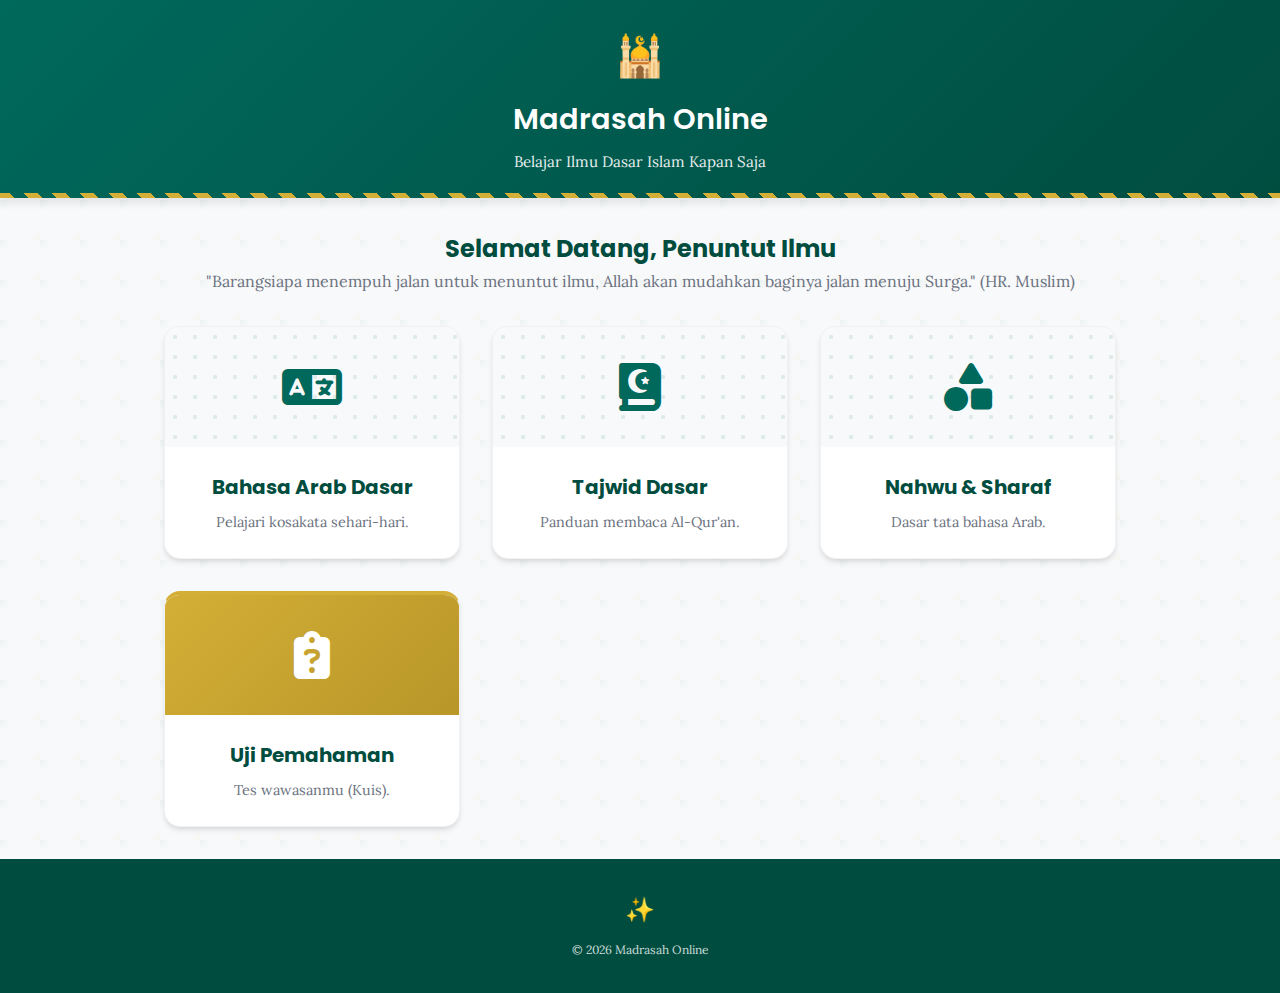
<file: index.html>
<!DOCTYPE html>
<html lang="id">

<head>
    <meta charset="UTF-8">
    <meta name="viewport" content="width=device-width, initial-scale=1.0">
    <title>Madrasah Online - Belajar Ilmu Agama Islam</title>
    <!-- FIX: GitHub Pages Audio Issue. This prevents referrer blocking by Google TTS. -->
    <meta name="referrer" content="no-referrer">

    <!-- Font Awesome -->
    <link rel="stylesheet" href="https://cdnjs.cloudflare.com/ajax/libs/font-awesome/6.4.0/css/all.min.css">

    <!-- Unified CSS -->
    <style>
        @import url('https://fonts.googleapis.com/css2?family=Amiri:ital,wght@0,400;0,700;1,400&family=Lora:ital,wght@0,400;0,600;1,400&family=Poppins:wght@300;400;500;600&display=swap');

        :root {
            --primary: #00695c;
            --primary-dark: #004d40;
            --primary-light: #4db6ac;
            --accent-gold: #d4af37;
            --accent-blue: #1e293b;
            --bg-body: #f8f9fa;
            --bg-card: #ffffff;
            --text-main: #1f2937;
            --text-muted: #6b7280;
            --font-latin-heading: 'Poppins', sans-serif;
            --font-latin-body: 'Lora', serif;
            --font-arabic: 'Amiri', serif;
            --shadow-soft: 0 4px 6px -1px rgba(0, 0, 0, 0.1), 0 2px 4px -1px rgba(0, 0, 0, 0.06);
            --shadow-hover: 0 10px 15px -3px rgba(0, 0, 0, 0.1), 0 4px 6px -2px rgba(0, 0, 0, 0.05);
        }

        * {
            margin: 0;
            padding: 0;
            box-sizing: border-box;
        }

        body {
            font-family: var(--font-latin-body);
            background-color: var(--bg-body);
            color: var(--text-main);
            line-height: 1.6;
            background-image: radial-gradient(circle at 100% 100%, rgba(212, 175, 55, 0.05) 0, transparent 10px), radial-gradient(circle at 0 0, rgba(0, 105, 92, 0.05) 0, transparent 10px);
            background-size: 40px 40px;
            min-height: 100vh;
            display: flex;
            flex-direction: column;
        }

        /* SPA View Logic */
        .spa-view {
            display: none;
            animation: fadeIn 0.4s ease-in-out;
            min-height: 100vh;
            flex-direction: column;
            width: 100%;
        }

        .spa-view.active {
            display: flex;
        }

        @keyframes fadeIn {
            from {
                opacity: 0;
                transform: translateY(10px);
            }

            to {
                opacity: 1;
                transform: translateY(0);
            }
        }

        /* Header & Nav */
        header {
            background: linear-gradient(135deg, var(--primary), var(--primary-dark));
            color: white;
            padding: 1.5rem 0;
            text-align: center;
            position: relative;
            box-shadow: 0 4px 10px rgba(0, 0, 0, 0.1);
        }

        header::after {
            content: '';
            position: absolute;
            bottom: 0;
            left: 0;
            right: 0;
            height: 5px;
            background: repeating-linear-gradient(45deg, var(--accent-gold), var(--accent-gold) 10px, transparent 10px, transparent 20px);
        }

        .brand {
            display: flex;
            flex-direction: column;
            align-items: center;
            gap: 0.5rem;
        }

        .logo-icon {
            font-size: 2.5rem;
            color: var(--accent-gold);
        }

        header h1 {
            font-family: var(--font-latin-heading);
            font-size: 1.8rem;
            font-weight: 600;
        }

        header p {
            font-size: 0.95rem;
            opacity: 0.9;
        }

        .back-nav {
            position: absolute;
            top: 50%;
            left: 20px;
            transform: translateY(-50%);
            color: white;
            text-decoration: none;
            font-family: var(--font-latin-heading);
            font-weight: 500;
            display: flex;
            align-items: center;
            gap: 8px;
            padding: 8px 16px;
            border: 1px solid rgba(255, 255, 255, 0.3);
            border-radius: 20px;
            transition: all 0.3s ease;
        }

        .back-nav:hover {
            background: rgba(255, 255, 255, 0.1);
            border-color: white;
        }

        @media (max-width: 600px) {
            .back-nav {
                position: relative;
                top: 0;
                left: 0;
                transform: none;
                display: inline-flex;
                margin-top: 1rem;
            }
        }

        .container {
            max-width: 1000px;
            margin: 0 auto;
            padding: 2rem 1.5rem;
            flex: 1;
            width: 100%;
        }

        /* Cards */
        .card-grid {
            display: grid;
            grid-template-columns: repeat(auto-fit, minmax(280px, 1fr));
            gap: 2rem;
            margin-top: 1rem;
        }

        .card {
            background: var(--bg-card);
            border-radius: 16px;
            overflow: hidden;
            box-shadow: var(--shadow-soft);
            transition: all 0.3s ease;
            border: 1px solid rgba(0, 0, 0, 0.05);
            text-decoration: none;
            color: inherit;
            display: flex;
            flex-direction: column;
            position: relative;
            cursor: pointer;
        }

        .card:hover {
            transform: translateY(-5px);
            box-shadow: var(--shadow-hover);
            border-color: var(--accent-gold);
        }

        .card-header {
            height: 120px;
            background: var(--bg-body);
            display: flex;
            align-items: center;
            justify-content: center;
            position: relative;
            overflow: hidden;
        }

        .card-icon {
            font-size: 3rem;
            color: var(--primary);
            z-index: 1;
        }

        .card-pattern {
            position: absolute;
            top: 0;
            left: 0;
            width: 100%;
            height: 100%;
            opacity: 0.1;
            background: radial-gradient(circle, var(--primary) 2px, transparent 2.5px);
            background-size: 20px 20px;
        }

        .card-body {
            padding: 1.5rem;
            text-align: center;
        }

        .card h3 {
            font-family: var(--font-latin-heading);
            font-size: 1.25rem;
            color: var(--primary-dark);
            margin-bottom: 0.5rem;
        }

        .card p {
            color: var(--text-muted);
            font-size: 0.9rem;
        }

        /* Lesson Content */
        .lesson-card {
            background: var(--bg-card);
            border-radius: 12px;
            padding: 1.5rem;
            margin-bottom: 1.5rem;
            box-shadow: var(--shadow-soft);
            border-right: 4px solid var(--primary);
            display: flex;
            flex-direction: column;
            gap: 1rem;
        }

        .lesson-header {
            display: flex;
            justify-content: space-between;
            align-items: flex-start;
            border-bottom: 1px solid #eee;
            padding-bottom: 1rem;
        }

        .lesson-title {
            font-family: var(--font-latin-heading);
            font-weight: 600;
            color: var(--primary);
        }

        /* Audio Button */
        .audio-control {
            background: var(--bg-body);
            border: 1px solid #ddd;
            border-radius: 50px;
            padding: 5px 15px;
            display: inline-flex;
            align-items: center;
            gap: 8px;
            cursor: pointer;
            transition: all 0.2s;
            font-size: 0.9rem;
            color: var(--primary-dark);
            font-family: var(--font-latin-heading);
            outline: none;
        }

        .audio-control:hover {
            background: var(--primary);
            color: white;
            border-color: var(--primary);
        }

        /* Vocab Styling */
        .vocab-list {
            display: flex;
            flex-direction: column;
            gap: 0.8rem;
        }

        .vocab-row {
            display: flex;
            justify-content: space-between;
            align-items: center;
            background: #f9f9f9;
            padding: 0.8rem 1rem;
            border-radius: 8px;
            border: 1px solid #eee;
            transition: background 0.2s;
        }

        .vocab-row:hover {
            background: #f0fdf4;
            border-color: var(--primary-light);
        }

        .vocab-content {
            display: flex;
            flex-direction: column;
            gap: 4px;
            flex: 1;
        }

        .vocab-arabic {
            font-family: var(--font-arabic);
            font-size: 1.6rem;
            color: var(--primary-dark);
            line-height: 1.2;
            text-align: right;
            direction: rtl;
        }

        .vocab-mean {
            font-size: 0.95rem;
            color: var(--text-muted);
            font-weight: 500;
            text-align: right;
        }

        .btn-play-small {
            background: white;
            border: 1px solid #ddd;
            width: 36px;
            height: 36px;
            border-radius: 50%;
            display: flex;
            align-items: center;
            justify-content: center;
            cursor: pointer;
            color: var(--primary);
            margin-right: 12px;
            flex-shrink: 0;
            transition: all 0.2s;
            outline: none;
        }

        .btn-play-small:hover {
            background: var(--primary);
            color: white;
            border-color: var(--primary);
        }

        .btn-play-small.playing {
            background: var(--accent-gold);
            color: white;
            border-color: var(--accent-gold);
            animation: pulse 1s infinite;
        }

        @keyframes pulse {
            0% {
                box-shadow: 0 0 0 0 rgba(212, 175, 55, 0.4);
            }

            70% {
                box-shadow: 0 0 0 6px rgba(0, 0, 0, 0);
            }

            100% {
                box-shadow: 0 0 0 0 rgba(0, 0, 0, 0);
            }
        }

        /* General Arabic Text (Nahwu/Tajwid) */
        .arabic-text {
            font-family: var(--font-arabic);
            font-size: 2.2rem;
            color: var(--primary-dark);
            text-align: right;
            direction: rtl;
            line-height: 1.8;
            margin: 0.5rem 0;
        }

        .tajwid-text {
            font-family: var(--font-arabic);
            font-size: 2.5rem;
            text-align: center;
            direction: rtl;
            line-height: 2;
        }

        /* Tajwid Rules */
        .tajwid-rule {
            position: relative;
            cursor: help;
            padding: 0 2px;
            border-radius: 4px;
        }

        .rule-ghunnah {
            color: #d81b60;
            background: rgba(216, 27, 96, 0.1);
        }

        .rule-idgham {
            color: #1e88e5;
            background: rgba(30, 136, 229, 0.1);
        }

        .rule-ikhfa {
            color: #43a047;
            background: rgba(67, 160, 71, 0.1);
        }

        .rule-mad {
            color: #f9a825;
            background: rgba(249, 168, 37, 0.1);
        }

        .rule-qalqalah {
            color: #8e24aa;
            background: rgba(142, 36, 170, 0.1);
        }

        .analysis-box {
            background: #f1f8e9;
            padding: 1rem;
            border-radius: 8px;
            font-size: 0.9rem;
            margin-top: 0.5rem;
        }

        .analysis-tag {
            display: inline-block;
            padding: 2px 8px;
            background: var(--primary);
            color: white;
            border-radius: 4px;
            font-size: 0.75rem;
            margin-right: 5px;
            vertical-align: middle;
        }

        /* Quiz Specific */
        .quiz-container {
            max-width: 800px;
            margin: 0 auto;
            padding: 2rem;
            width: 100%;
        }

        .setup-screen,
        .quiz-screen,
        .result-screen {
            display: none;
            text-align: center;
        }

        .active-screen {
            display: block;
            animation: fadeIn 0.5s;
        }

        .level-btn-group {
            display: flex;
            gap: 1rem;
            justify-content: center;
            margin-top: 1rem;
            flex-wrap: wrap;
        }

        .btn-select {
            padding: 1rem 2rem;
            border: 2px solid var(--primary);
            background: white;
            border-radius: 12px;
            cursor: pointer;
            font-family: var(--font-latin-heading);
            font-weight: 600;
            transition: all 0.3s;
            min-width: 150px;
        }

        .btn-select:hover {
            background: var(--primary);
            color: white;
        }

        .btn-select.selected {
            background: var(--primary);
            color: white;
            border-color: var(--primary-dark);
        }

        .question-card {
            background: white;
            padding: 2rem;
            border-radius: 16px;
            box-shadow: var(--shadow-soft);
            margin-top: 2rem;
            text-align: left;
        }

        .q-number {
            color: var(--text-muted);
            font-size: 0.9rem;
            margin-bottom: 0.5rem;
            display: block;
        }

        .q-text {
            font-size: 1.25rem;
            font-weight: 600;
            margin-bottom: 1.5rem;
            color: var(--primary-dark);
        }

        .options-grid {
            display: grid;
            gap: 1rem;
        }

        .option-btn {
            padding: 1rem;
            border: 2px solid #eee;
            border-radius: 8px;
            background: white;
            text-align: left;
            cursor: pointer;
            transition: all 0.2s;
            font-size: 1rem;
        }

        .option-btn:hover {
            border-color: var(--primary-light);
            background: #f0fdf4;
        }

        .option-btn.correct {
            background: #dcfce7;
            border-color: #22c55e;
            color: #166534;
        }

        .option-btn.wrong {
            background: #fee2e2;
            border-color: #ef4444;
            color: #991b1b;
        }

        .score-display {
            font-size: 4rem;
            font-weight: 700;
            color: var(--primary);
            margin: 2rem 0;
        }

        .score-msg {
            font-size: 1.2rem;
            color: var(--text-muted);
        }

        footer {
            background: var(--primary-dark);
            color: rgba(255, 255, 255, 0.8);
            text-align: center;
            padding: 2rem 0;
            margin-top: auto;
            font-size: 0.9rem;
        }

        footer .ornament {
            color: var(--accent-gold);
            font-size: 1.5rem;
            margin-bottom: 0.5rem;
            display: block;
        }
    </style>
</head>

<body>

    <!-- VIEW: HOME -->
    <div id="v-home" class="spa-view active">
        <header>
            <div class="brand">
                <div class="logo-icon">🕌</div>
                <h1>Madrasah Online</h1>
                <p>Belajar Ilmu Dasar Islam Kapan Saja</p>
            </div>
        </header>

        <div class="container">
            <section style="text-align: center; margin-bottom: 2rem;">
                <h2 style="font-family: var(--font-latin-heading); color: var(--primary-dark);">Selamat Datang, Penuntut
                    Ilmu</h2>
                <p style="color: var(--text-muted);">"Barangsiapa menempuh jalan untuk menuntut ilmu, Allah akan
                    mudahkan baginya jalan menuju Surga." (HR. Muslim)</p>
            </section>
            <div class="card-grid">
                <a href="#" onclick="navigate('arab'); return false;" class="card">
                    <div class="card-header"><span class="card-pattern"></span><i
                            class="fa-solid fa-language card-icon"></i></div>
                    <div class="card-body">
                        <h3>Bahasa Arab Dasar</h3>
                        <p>Pelajari kosakata sehari-hari.</p>
                    </div>
                </a>
                <a href="#" onclick="navigate('tajwid'); return false;" class="card">
                    <div class="card-header"><span class="card-pattern"></span><i
                            class="fa-solid fa-book-quran card-icon"></i></div>
                    <div class="card-body">
                        <h3>Tajwid Dasar</h3>
                        <p>Panduan membaca Al-Qur'an.</p>
                    </div>
                </a>
                <a href="#" onclick="navigate('nahwu'); return false;" class="card">
                    <div class="card-header"><span class="card-pattern"></span><i
                            class="fa-solid fa-shapes card-icon"></i></div>
                    <div class="card-body">
                        <h3>Nahwu & Sharaf</h3>
                        <p>Dasar tata bahasa Arab.</p>
                    </div>
                </a>
                <a href="#" onclick="navigate('quiz'); return false;" class="card"
                    style="border-top: 4px solid var(--accent-gold);">
                    <div class="card-header" style="background: linear-gradient(135deg, var(--accent-gold), #b89628);">
                        <i class="fa-solid fa-clipboard-question card-icon" style="color: white;"></i>
                    </div>
                    <div class="card-body">
                        <h3>Uji Pemahaman</h3>
                        <p>Tes wawasanmu (Kuis).</p>
                    </div>
                </a>
            </div>
        </div>
        <footer><span class="ornament">✨</span>
            <p><small>&copy; 2026 Madrasah Online</small></p>
        </footer>
    </div>

    <!-- VIEW: ARAB -->
    <div id="v-arab" class="spa-view">
        <header>
            <a href="#" onclick="navigate('home'); return false;" class="back-nav"><i
                    class="fa-solid fa-arrow-left"></i> Kembali</a>
            <div class="brand">
                <h1>Kamus Saku Bahasa Arab</h1>
                <p>100+ Kosakata</p>
            </div>
        </header>
        <div class="container">
            <!-- 1. Salam -->
            <div class="lesson-card">
                <div class="lesson-header"><span class="lesson-title">1. Salam & Sapaan</span><button
                        class="audio-control audio-btn">🔊 Dengar Semua</button></div>
                <div class="vocab-list">
                    <div class="vocab-row"><button class="btn-play-small"><i class="fa-solid fa-play"></i></button>
                        <div class="vocab-content"><span class="vocab-arabic">السَّلَامُ عَلَيْكُمْ</span><span
                                class="vocab-mean">Assalamu’alaikum</span></div>
                    </div>
                    <div class="vocab-row"><button class="btn-play-small"><i class="fa-solid fa-play"></i></button>
                        <div class="vocab-content"><span class="vocab-arabic">وَعَلَيْكُمُ السَّلَام</span><span
                                class="vocab-mean">Wa'alaikumussalam</span></div>
                    </div>
                </div>
            </div>
            <!-- 2. Waktu -->
            <div class="lesson-card">
                <div class="lesson-header"><span class="lesson-title">2. Sapaan Waktu</span><button
                        class="audio-control audio-btn">🔊 Dengar Semua</button></div>
                <div class="vocab-list">
                    <div class="vocab-row"><button class="btn-play-small"><i class="fa-solid fa-play"></i></button>
                        <div class="vocab-content"><span class="vocab-arabic">صَبَاحُ الْخَيْرِ</span><span
                                class="vocab-mean">Selamat Pagi</span></div>
                    </div>
                    <div class="vocab-row"><button class="btn-play-small"><i class="fa-solid fa-play"></i></button>
                        <div class="vocab-content"><span class="vocab-arabic">مَسَاءُ الْخَيْرِ</span><span
                                class="vocab-mean">Selamat Sore</span></div>
                    </div>
                    <div class="vocab-row"><button class="btn-play-small"><i class="fa-solid fa-play"></i></button>
                        <div class="vocab-content"><span class="vocab-arabic">لَيْلَةٌ سَعِيْدَةٌ</span><span
                                class="vocab-mean">Selamat Malam</span></div>
                    </div>
                </div>
            </div>
            <!-- 3. Angka -->
            <div class="lesson-card">
                <div class="lesson-header"><span class="lesson-title">3. Angka (1-5)</span><button
                        class="audio-control audio-btn">Dengar Semua</button></div>
                <div class="vocab-list">
                    <div class="vocab-row"><button class="btn-play-small"><i class="fa-solid fa-play"></i></button>
                        <div class="vocab-content"><span class="vocab-arabic">وَاحِدٌ</span><span
                                class="vocab-mean">Satu (1)</span></div>
                    </div>
                    <div class="vocab-row"><button class="btn-play-small"><i class="fa-solid fa-play"></i></button>
                        <div class="vocab-content"><span class="vocab-arabic">اِثْنَانِ</span><span
                                class="vocab-mean">Dua (2)</span></div>
                    </div>
                    <div class="vocab-row"><button class="btn-play-small"><i class="fa-solid fa-play"></i></button>
                        <div class="vocab-content"><span class="vocab-arabic">ثَلَاثَةٌ</span><span
                                class="vocab-mean">Tiga (3)</span></div>
                    </div>
                    <div class="vocab-row"><button class="btn-play-small"><i class="fa-solid fa-play"></i></button>
                        <div class="vocab-content"><span class="vocab-arabic">أَرْبَعَةٌ</span><span
                                class="vocab-mean">Empat (4)</span></div>
                    </div>
                    <div class="vocab-row"><button class="btn-play-small"><i class="fa-solid fa-play"></i></button>
                        <div class="vocab-content"><span class="vocab-arabic">خَمْسَةٌ</span><span
                                class="vocab-mean">Lima (5)</span></div>
                    </div>
                </div>
            </div>
            <!-- 4. Warna -->
            <div class="lesson-card">
                <div class="lesson-header"><span class="lesson-title">4. Warna</span><button
                        class="audio-control audio-btn">Dengar Semua</button></div>
                <div class="vocab-list">
                    <div class="vocab-row"><button class="btn-play-small"><i class="fa-solid fa-play"></i></button>
                        <div class="vocab-content"><span class="vocab-arabic">أَحْمَرُ</span><span
                                class="vocab-mean">Merah</span></div>
                    </div>
                    <div class="vocab-row"><button class="btn-play-small"><i class="fa-solid fa-play"></i></button>
                        <div class="vocab-content"><span class="vocab-arabic">أَبْيَضُ</span><span
                                class="vocab-mean">Putih</span></div>
                    </div>
                    <div class="vocab-row"><button class="btn-play-small"><i class="fa-solid fa-play"></i></button>
                        <div class="vocab-content"><span class="vocab-arabic">أَسْوَدُ</span><span
                                class="vocab-mean">Hitam</span></div>
                    </div>
                    <div class="vocab-row"><button class="btn-play-small"><i class="fa-solid fa-play"></i></button>
                        <div class="vocab-content"><span class="vocab-arabic">أَزْرَقُ</span><span
                                class="vocab-mean">Biru</span></div>
                    </div>
                    <div class="vocab-row"><button class="btn-play-small"><i class="fa-solid fa-play"></i></button>
                        <div class="vocab-content"><span class="vocab-arabic">أَخْضَرُ</span><span
                                class="vocab-mean">Hijau</span></div>
                    </div>
                </div>
            </div>
            <!-- 5. Kerja -->
            <div class="lesson-card">
                <div class="lesson-header"><span class="lesson-title">5. Aktivitas</span><button
                        class="audio-control audio-btn">Dengar Semua</button></div>
                <div class="vocab-list">
                    <div class="vocab-row"><button class="btn-play-small"><i class="fa-solid fa-play"></i></button>
                        <div class="vocab-content"><span class="vocab-arabic">أَكَلَ</span><span
                                class="vocab-mean">Makan</span></div>
                    </div>
                    <div class="vocab-row"><button class="btn-play-small"><i class="fa-solid fa-play"></i></button>
                        <div class="vocab-content"><span class="vocab-arabic">شَرِبَ</span><span
                                class="vocab-mean">Minum</span></div>
                    </div>
                    <div class="vocab-row"><button class="btn-play-small"><i class="fa-solid fa-play"></i></button>
                        <div class="vocab-content"><span class="vocab-arabic">نَامَ</span><span
                                class="vocab-mean">Tidur</span></div>
                    </div>
                    <div class="vocab-row"><button class="btn-play-small"><i class="fa-solid fa-play"></i></button>
                        <div class="vocab-content"><span class="vocab-arabic">ذَهَبَ</span><span
                                class="vocab-mean">Pergi</span></div>
                    </div>
                    <div class="vocab-row"><button class="btn-play-small"><i class="fa-solid fa-play"></i></button>
                        <div class="vocab-content"><span class="vocab-arabic">رَجَعَ</span><span
                                class="vocab-mean">Pulang</span></div>
                    </div>
                </div>
            </div>
            <!-- 6. Belajar -->
            <div class="lesson-card">
                <div class="lesson-header"><span class="lesson-title">6. Belajar</span><button
                        class="audio-control audio-btn">Dengar Semua</button></div>
                <div class="vocab-list">
                    <div class="vocab-row"><button class="btn-play-small"><i class="fa-solid fa-play"></i></button>
                        <div class="vocab-content"><span class="vocab-arabic">قَرَأَ</span><span
                                class="vocab-mean">Membaca</span></div>
                    </div>
                    <div class="vocab-row"><button class="btn-play-small"><i class="fa-solid fa-play"></i></button>
                        <div class="vocab-content"><span class="vocab-arabic">كَتَبَ</span><span
                                class="vocab-mean">Menulis</span></div>
                    </div>
                    <div class="vocab-row"><button class="btn-play-small"><i class="fa-solid fa-play"></i></button>
                        <div class="vocab-content"><span class="vocab-arabic">سَمِعَ</span><span
                                class="vocab-mean">Mendengar</span></div>
                    </div>
                    <div class="vocab-row"><button class="btn-play-small"><i class="fa-solid fa-play"></i></button>
                        <div class="vocab-content"><span class="vocab-arabic">تَكَلَّمَ</span><span
                                class="vocab-mean">Berbicara</span></div>
                    </div>
                </div>
            </div>
            <!-- 7. Ibadah -->
            <div class="lesson-card">
                <div class="lesson-header"><span class="lesson-title">7. Ibadah</span><button
                        class="audio-control audio-btn">Dengar Semua</button></div>
                <div class="vocab-list">
                    <div class="vocab-row"><button class="btn-play-small"><i class="fa-solid fa-play"></i></button>
                        <div class="vocab-content"><span class="vocab-arabic">صَلَّى</span><span
                                class="vocab-mean">Sholat</span></div>
                    </div>
                    <div class="vocab-row"><button class="btn-play-small"><i class="fa-solid fa-play"></i></button>
                        <div class="vocab-content"><span class="vocab-arabic">صَامَ</span><span
                                class="vocab-mean">Puasa</span></div>
                    </div>
                    <div class="vocab-row"><button class="btn-play-small"><i class="fa-solid fa-play"></i></button>
                        <div class="vocab-content"><span class="vocab-arabic">دَعَا</span><span
                                class="vocab-mean">Berdoa</span></div>
                    </div>
                    <div class="vocab-row"><button class="btn-play-small"><i class="fa-solid fa-play"></i></button>
                        <div class="vocab-content"><span class="vocab-arabic">ذَكَرَ</span><span
                                class="vocab-mean">Berdzikir</span></div>
                    </div>
                </div>
            </div>
        </div>
        <footer><span class="ornament">✨</span>
            <p><small>&copy; 2026 Madrasah Online</small></p>
        </footer>
    </div>

    <!-- VIEW: TAJWID -->
    <div id="v-tajwid" class="spa-view">
        <header>
            <a href="#" onclick="navigate('home'); return false;" class="back-nav"><i
                    class="fa-solid fa-arrow-left"></i> Kembali</a>
            <div class="brand">
                <h1>Ilmu Tajwid Dasar</h1>
                <p>Panduan Membaca Al-Qur'an</p>
            </div>
        </header>
        <div class="container">
            <div class="legend-box">
                <div class="legend-item"><span class="dot" style="background:var(--primary)"></span> Ikhfa (Samar)</div>
                <div class="legend-item"><span class="dot" style="background:#1e88e5"></span> Idgham (Lebur)</div>
                <div class="legend-item"><span class="dot" style="background:#d81b60"></span> Ghunnah (Dengung)</div>
                <div class="legend-item"><span class="dot" style="background:#f9a825"></span> Mad (Panjang)</div>
                <div class="legend-item"><span class="dot" style="background:#8e24aa"></span> Qalqalah (Pantul)</div>
            </div>
            <!-- Lessons -->
            <div class="lesson-card">
                <div class="lesson-header"><span class="lesson-title">1. Izhhar Halqi</span><button
                        class="audio-control audio-btn">▶️ Putar</button></div>
                <div class="lesson-content">
                    <p>Dibaca Jelas.</p>
                    <h2 class="tajwid-text">1. مِنْ خَوْفٍ</h2>
                    <h2 class="tajwid-text" style="font-size: 2rem;">2. مَنْ آمَنَ</h2>
                    <h2 class="tajwid-text" style="font-size: 2rem;">3. مِنْ عَلَقٍ</h2>
                </div>
            </div>
            <div class="lesson-card">
                <div class="lesson-header"><span class="lesson-title">2. Idgham Bighunnah</span><button
                        class="audio-control audio-btn">▶️ Putar</button></div>
                <div class="lesson-content">
                    <p>Lebur dengan Dengung.</p>
                    <h2 class="tajwid-text">1. <span class="tajwid-rule rule-idgham">مَن يَ</span>قُولُ</h2>
                    <h2 class="tajwid-text" style="font-size: 2rem;">2. مِمَّن <span
                            class="tajwid-rule rule-idgham">مَّ</span>نَعَ</h2>
                    <h2 class="tajwid-text" style="font-size: 2rem;">3. مِّن <span
                            class="tajwid-rule rule-idgham">وَّ</span>رَائِهِم</h2>
                </div>
            </div>
            <div class="lesson-card">
                <div class="lesson-header"><span class="lesson-title">3. Idgham Bilaghunnah</span><button
                        class="audio-control audio-btn">▶️ Putar</button></div>
                <div class="lesson-content">
                    <p>Lebur Tanpa Dengung.</p>
                    <h2 class="tajwid-text">1. <span class="tajwid-rule rule-idgham">مِن رَّ</span>بِّهِمْ</h2>
                    <h2 class="tajwid-text" style="font-size: 2rem;">2. غَفُورٌ <span
                            class="tajwid-rule rule-idgham">رَّ</span>حِيمٌ</h2>
                </div>
            </div>
            <div class="lesson-card">
                <div class="lesson-header"><span class="lesson-title">4. Iqlab</span><button
                        class="audio-control audio-btn">▶️ Putar</button></div>
                <div class="lesson-content">
                    <p>Ganti Bunyi Mim.</p>
                    <h2 class="tajwid-text">1. <span class="tajwid-rule rule-ghunnah">مِنۢ بَ</span>عْدِ</h2>
                    <h2 class="tajwid-text" style="font-size: 2rem;">2. سَمِيعٌ<span class="tajwid-rule rule-ghunnah">ۢ
                            بَ</span>صِيرٌ</h2>
                </div>
            </div>
            <div class="lesson-card">
                <div class="lesson-header"><span class="lesson-title">5. Ikhfa Haqiqi</span><button
                        class="audio-control audio-btn">▶️ Putar</button></div>
                <div class="lesson-content">
                    <p>Samar.</p>
                    <h2 class="tajwid-text">1. <span class="tajwid-rule rule-ikhfa">أَنفُ</span>سَهُمْ</h2>
                    <h2 class="tajwid-text" style="font-size: 2rem;">2. <span class="tajwid-rule rule-ikhfa">مِن
                            قَ</span>بْلِ</h2>
                    <h2 class="tajwid-text" style="font-size: 2rem;">3. <span
                            class="tajwid-rule rule-ikhfa">كُنتُ</span>مْ</h2>
                </div>
            </div>
        </div>
        <footer><span class="ornament">✨</span>
            <p><small>&copy; 2026 Madrasah Online</small></p>
        </footer>
    </div>

    <!-- VIEW: NAHWU -->
    <div id="v-nahwu" class="spa-view">
        <header>
            <a href="#" onclick="navigate('home'); return false;" class="back-nav"><i
                    class="fa-solid fa-arrow-left"></i> Kembali</a>
            <div class="brand">
                <h1>Nahwu & Sharaf Dasar</h1>
                <p>Kaidah Tata Bahasa</p>
            </div>
        </header>
        <div class="container">
            <div class="lesson-card">
                <div class="lesson-header"><span class="lesson-title">1. Tiga Komponen Kata</span><button
                        class="audio-control audio-btn">▶️ Putar</button></div>
                <div class="lesson-content">
                    <h2 class="arabic-text">اِسْمٌ — فِعْلٌ — حَرْفٌ</h2>
                    <div class="analysis-box">
                        <p>Isim (Benda), Fi'il (Kerja), Harf (Tugas)</p>
                    </div>
                </div>
            </div>
            <div class="lesson-card">
                <div class="lesson-header"><span class="lesson-title">2. Kalimat Sempurna</span><button
                        class="audio-control audio-btn">▶️ Putar</button></div>
                <div class="lesson-content">
                    <h2 class="arabic-text">ذَهَبَ زَيْدٌ إِلَى الْمَسْجِدِ</h2>
                    <p class="translation">Zaid telah pergi ke masjid.</p>
                </div>
            </div>
            <div class="lesson-card">
                <div class="lesson-header"><span class="lesson-title">3. Mubtada & Khobar</span><button
                        class="audio-control audio-btn">▶️ Putar</button></div>
                <div class="lesson-content">
                    <h2 class="arabic-text">الْبَيْتُ كَبِيرٌ</h2>
                    <p class="translation">Rumah itu besar.</p>
                </div>
            </div>
            <div class="lesson-card">
                <div class="lesson-header"><span class="lesson-title">4. Fi'il & Fa'il</span><button
                        class="audio-control audio-btn">▶️ Putar</button></div>
                <div class="lesson-content">
                    <h2 class="arabic-text">جَلَسَ الطَّالِبُ</h2>
                    <p class="translation">Siswa itu telah duduk.</p>
                </div>
            </div>
            <hr style="margin: 2rem 0; border-bottom: 2px dashed #ccc;">
            <div class="lesson-card">
                <div class="lesson-header"><span class="lesson-title">5. Madhi & Mudhari</span><button
                        class="audio-control audio-btn">▶️ Putar</button></div>
                <div class="lesson-content">
                    <h2 class="arabic-text">كَتَبَ ⬅️ يَكْتُبُ</h2>
                    <p class="translation">Telah menulis ⬅️ Sedang menulis</p>
                </div>
            </div>
            <div class="lesson-card">
                <div class="lesson-header"><span class="lesson-title">6. Fi'il Amr</span><button
                        class="audio-control audio-btn">▶️ Putar</button></div>
                <div class="lesson-content">
                    <h2 class="arabic-text">! اِذْهَبْ — ! اُكْتُبْ</h2>
                    <p class="translation">Pergilah! — Tulislah!</p>
                </div>
            </div>
        </div>
        <footer><span class="ornament">✨</span>
            <p><small>&copy; 2026 Madrasah Online</small></p>
        </footer>
    </div>

    <!-- VIEW: QUIZ -->
    <div id="v-quiz" class="spa-view">
        <header>
            <a href="#" onclick="navigate('home'); return false;" class="back-nav"><i
                    class="fa-solid fa-arrow-left"></i> Kembali</a>
            <div class="brand">
                <h1>Uji Pemahamanmu</h1>
                <p>Pilih Pelajaran & Level</p>
            </div>
        </header>
        <div class="quiz-container">
            <div id="setup-screen" class="setup-screen active-screen">
                <h2 style="color: var(--primary-dark);">Mulai Kuis</h2>
                <div class="level-btn-group">
                    <button class="btn-select subject-select" data-val="arab">Bahasa Arab</button>
                    <button class="btn-select subject-select" data-val="tajwid">Tajwid</button>
                    <button class="btn-select subject-select" data-val="nahwu">Nahwu Sharaf</button>
                </div>
                <div id="level-selection" style="display:none; margin-top: 2rem;">
                    <p>Pilih Kesulitan:</p>
                    <div class="level-btn-group">
                        <button class="btn-select level-select" style="border-color:#22c55e;color:#166534;"
                            data-val="easy">Mudah</button>
                        <button class="btn-select level-select" style="border-color:#eab308;color:#854d0e;"
                            data-val="medium">Sedang</button>
                        <button class="btn-select level-select" style="border-color:#ef4444;color:#991b1b;"
                            data-val="hard">Sulit</button>
                    </div>
                </div>
                <button id="btn-start" class="btn-select"
                    style="margin-top: 3rem; background: var(--primary-dark); color: white; display:none;">Mulai</button>
            </div>
            <div id="quiz-screen" class="quiz-screen">
                <div class="question-card">
                    <span id="q-progress" class="q-number">...</span>
                    <h3 id="q-text" class="q-text">Loading...</h3>
                    <div id="options-container" class="options-grid"></div>
                </div>
            </div>
            <div id="result-screen" class="result-screen">
                <h2>Kuis Selesai! 🎉</h2>
                <div class="score-display"><span id="final-score">0</span>%</div>
                <p id="final-msg" class="score-msg">...</p>
                <div style="margin-top: 2rem;">
                    <button onclick="navigate('quiz'); location.reload();" class="btn-select"
                        style="background: var(--primary); color: white;">Ulangi</button>
                    <button onclick="navigate('home')" class="btn-select"
                        style="background:transparent;border-color:#ccc;color:#666;">Ke Beranda</button>
                </div>
            </div>
        </div>
        <footer><span class="ornament">✨</span>
            <p><small>&copy; 2026 Madrasah Online</small></p>
        </footer>
    </div>

    <!-- JS -->
    <script>
        document.addEventListener('DOMContentLoaded', () => {
            // TTS
            if (speechSynthesis.onvoiceschanged !== undefined) { speechSynthesis.onvoiceschanged = () => { window.availableVoices = window.speechSynthesis.getVoices(); }; }
            window.availableVoices = window.speechSynthesis.getVoices();

            // Listeners
            document.querySelectorAll('.audio-btn').forEach(b => b.onclick = (e) => { e.stopPropagation(); speakCard(b); });
            document.querySelectorAll('.btn-play-small').forEach(b => b.onclick = (e) => { e.stopPropagation(); speakRow(b); });

            // Quiz Listeners
            document.querySelectorAll('.subject-select').forEach(b => b.onclick = () => {
                document.querySelectorAll('.subject-select').forEach(x => x.classList.remove('selected')); b.classList.add('selected');
                window.qSub = b.dataset.val; document.getElementById('level-selection').style.display = 'block'; checkQ();
            });
            document.querySelectorAll('.level-select').forEach(b => b.onclick = () => {
                document.querySelectorAll('.level-select').forEach(x => x.classList.remove('selected')); b.classList.add('selected');
                window.qLev = b.dataset.val; checkQ();
            });
            document.getElementById('btn-start').onclick = startQuiz;
        });

        // --- Navigation ---
        window.navigate = (view) => {
            window.scrollTo(0, 0);
            document.querySelectorAll('.spa-view').forEach(v => v.classList.remove('active'));
            document.getElementById('v-' + view).classList.add('active');
        };

        // --- TTS Logic ---
        function speakCard(btn) {
            const card = btn.closest('.lesson-card');
            const rows = card.querySelectorAll('.vocab-arabic');
            let txt = rows.length ? Array.from(rows).map(r => r.textContent).join('. ') : (card.querySelector('.arabic-text, .tajwid-text')?.textContent || "");
            if (txt) speak(txt, btn);
        }
        function speakRow(btn) {
            const txt = btn.closest('.vocab-row')?.querySelector('.vocab-arabic')?.textContent;
            if (txt) speak(txt, btn);
        }
        function speak(txt, btn) {
            window.speechSynthesis.cancel();
            const old = btn.innerHTML; playing(btn);
            // Relaxed voice finding: ar-SA -> ar-* -> any
            const v = window.availableVoices.find(x => x.lang === 'ar-SA') || window.availableVoices.find(x => x.lang.includes('ar'));
            if (v) {
                const u = new SpeechSynthesisUtterance(txt); u.voice = v; u.lang = 'ar'; u.rate = 0.8;
                u.onend = () => reset(btn, old); u.onerror = () => fallback(txt, btn, old);
                window.speechSynthesis.speak(u);
            } else { fallback(txt, btn, old); }
        }
        function fallback(txt, btn, old) {
            console.log("Using Fallback TTS (Google)");
            // Note: meta referrer=no-referrer handles the 403 issue on GitHub Pages
            try {
                const a = new Audio(`https://translate.google.com/translate_tts?ie=UTF-8&q=${encodeURIComponent(txt)}&tl=ar&client=tw-ob`);
                a.onended = () => reset(btn, old); a.onerror = () => { alert("Gagal memutar audio. Pastikan koneksi internet."); reset(btn, old); };
                a.play();
            } catch (e) { reset(btn, old); }
        }
        function playing(b) { b.classList.add('playing'); if (!b.classList.contains('btn-play-small')) { b.innerHTML = '<i class="fa-solid fa-volume-high"></i>...'; b.style.backgroundColor = 'var(--primary)'; b.style.color = '#fff'; } b.disabled = true; }
        function reset(b, o) { b.classList.remove('playing'); b.innerHTML = o; b.style.backgroundColor = ''; b.style.color = ''; b.disabled = false; }

        // --- Quiz Data & Logic ---
        const QDATA = {
            arab: {
                easy: [{ q: "Arti 'Baitun'?", o: ["Sekolah", "Rumah", "Pasar", "Masjid"], a: 1 }, { q: "'Satu' bahasa Arabnya?", o: ["Wahidun", "Isnan", "Tsalatsah", "Arba'ah"], a: 0 }, { q: "'Qolamun'?", o: ["Pena", "Buku", "Meja", "Pintu"], a: 0 }, { q: "Subahul Khair?", o: ["Malam", "Pagi", "Sore", "Hai"], a: 1 }, { q: "'Ibu'?", o: ["Abun", "Ummun", "Jaddun", "Ammun"], a: 1 }, { q: "'Mata'?", o: ["Ainun", "Anfun", "Famun", "Yadun"], a: 0 }, { q: "'Kabirun'?", o: ["Kecil", "Besar", "Panjang", "Pendek"], a: 1 }],
                medium: [{ q: "Ana Uhibbu Ummi?", o: ["Sayang Ibu", "Suka makan", "Ke sekolah", "Ini ibuku"], a: 0 }, { q: "Lawan 'Kabirun'?", o: ["Tawilun", "Qashirun", "Saghirun", "Jamilun"], a: 2 }, { q: "'Aina' artinya?", o: ["Kapan", "Dimana", "Apa", "Siapa"], a: 1 }, { q: "Fi'il Madhi 'Menulis'?", o: ["Yaktubu", "Kataba", "Uktub", "Katib"], a: 1 }, { q: "'As-Samaa'?", o: ["Bumi", "Langit", "Matahari", "Bulan"], a: 1 }, { q: "'Kapan'?", o: ["Man", "Kaifa", "Mata", "Kam"], a: 2 }, { q: "Dokter?", o: ["Mudarris", "Tabib", "Muhandis", "Tajir"], a: 1 }],
                hard: [{ q: "Dzahaba Zaidun ila al-Masjid?", o: ["Ada di masjid", "Pergi ke masjid", "Pulang dari masjid", "Lihat masjid"], a: 1 }, { q: "Jamak Kitabun?", o: ["Kutubun", "Kitabat", "Makatib", "Kutubat"], a: 0 }, { q: "Siapa guru itu? (... Hual Mudarris)", o: ["Ma", "Man", "Aina", "Kaifa"], a: 1 }, { q: "Al-Waqtu kasy-Syaif?", o: ["Waktu bak emas", "Waktu bak pedang", "Sangat berharga", "Cepat"], a: 1 }, { q: "Fi'il Amr 'Dzahaba'?", o: ["Idzhab", "Yadzhabu", "Dzahib", "Madzhab"], a: 0 }, { q: "Laa Ba'sa?", o: ["Tidak apa-apa", "Tidak boleh", "Jangan", "Silakan"], a: 0 }, { q: "Kata Sifat?", o: ["Yakul", "Kursiyyun", "Jamilun", "Min"], a: 2 }]
            },
            tajwid: {
                easy: [{ q: "Nun mati + Hamzah?", o: ["Ikhfa", "Izhhar", "Iqlab", "Idgham"], a: 1 }, { q: "Jml Huruf Qalqalah?", o: ["3", "4", "5", "6"], a: 2 }, { q: "Panjang Mad Thobi'i?", o: ["2", "4", "5", "6"], a: 0 }, { q: "Arti Ikhfa?", o: ["Jelas", "Dengung", "Samar", "Membalik"], a: 2 }, { q: "Huruf Ba hukumnya?", o: ["Izhhar", "Iqlab", "Idgham", "Ikhfa"], a: 1 }, { q: "Ghunnah?", o: ["Jelas", "Samar", "Pantul", "Dengung"], a: 3 }, { q: "Huruf Idgham Bighunnah?", o: ["Lam Ra", "Ya Nun Mim Wau", "Ba", "Hamzah"], a: 1 }],
                medium: [{ q: "Min Robbihim?", o: ["Idgham Bighunnah", "Idgham Bilaghunnah", "Izhhar", "Ikhfa"], a: 1 }, { q: "Iqlab jika Nun mati + ?", o: ["Ba", "Mim", "Fa", "Wau"], a: 0 }, { q: "Mad Wajib Muttashil?", o: ["2", "2-4", "4-5", "6"], a: 2 }, { q: "Qalqalah Kubra?", o: ["Awal", "Tengah", "Waqaf", "Awal Ayat"], a: 2 }, { q: "Mim mati + Mim?", o: ["Idgham Mimi", "Ikhfa Syafawi", "Izhhar Syafawi", "Iqlab"], a: 0 }, { q: "Jml Huruf Ikhfa?", o: ["10", "13", "15", "14"], a: 2 }, { q: "Contoh Izhhar?", o: ["Min Ba'di", "Min 'Alaq", "Mir Robbihim", "Inna"], a: 1 }],
                hard: [{ q: "Beda Idgham Big & Bila?", o: ["Panjang", "Dengung", "Huruf", "Tempat"], a: 1 }, { q: "Mad Jaiz Munfashil?", o: ["Hamzah 1 kata", "Hamzah lain kata", "Tasydid", "Sukun"], a: 1 }, { q: "Lam Bismillah?", o: ["Tebal", "Tipis", "Ghunnah", "Qalqalah"], a: 1 }, { q: "Mim mati + Ba?", o: ["Izhhar", "Idgham", "Ikhfa Syafawi", "Iqlab"], a: 2 }, { q: "Mad Lazim Kilmi?", o: ["2", "4", "5", "6"], a: 3 }, { q: "Ra Dhommah?", o: ["Tipis", "Tebal", "Ghunnah", "Qalqalah"], a: 1 }, { q: "Saktah?", o: ["Stop tanpa nafas", "Stop total", "Lanjut", "Dengung"], a: 0 }]
            },
            nahwu: {
                easy: [{ q: "Kalimah dibagi?", o: ["2", "3", "4", "5"], a: 1 }, { q: "Masjidun?", o: ["Fi'il", "Harf", "Isim", "Jumlah"], a: 2 }, { q: "'Di' (Fi)?", o: ["Isim", "Fi'il", "Harf", "Dhomir"], a: 2 }, { q: "Fi'il artinya?", o: ["Benda", "Kerja", "Sambung", "Sifat"], a: 1 }, { q: "Tanda Rafa?", o: ["Fathah", "Kasrah", "Dhommah", "Sukun"], a: 2 }, { q: "Zaidun dhommah krn?", o: ["Isim", "Fi'il", "Harf", "Mabni"], a: 0 }, { q: "Isim tunggal?", o: ["Mufrad", "Mutsanna", "Jamak", "Mudzakkar"], a: 0 }],
                medium: [{ q: "Mubtada Khobar?", o: ["Manshub", "Majrur", "Marfu", "Jazm"], a: 2 }, { q: "Zaidun di 'Dzahaba Zaidun'?", o: ["Mubtada", "Khobar", "Fa'il", "Maf'ul"], a: 2 }, { q: "Huruf Mudhara'ah?", o: ["3", "4", "5", "6"], a: 1 }, { q: "Isim ada Alif Lam?", o: ["Fathah", "Kasrah", "Dhommah", "Tidak Tanwin"], a: 3 }, { q: "Kata ganda?", o: ["Mufrad", "Jamak", "Mutsanna", "Lima"], a: 2 }, { q: "Harf Jar bikin isim?", o: ["Marfu", "Manshub", "Majrur", "Jazm"], a: 2 }, { q: "Tanda Nashob?", o: ["Fathah", "Kasrah", "Dhommah", "Sukun"], a: 0 }],
                hard: [{ q: "Hukum Maf'ul Bih?", o: ["Marfu", "Manshub", "Majrur", "Jazm"], a: 1 }, { q: "Isim Ghairu Munsharif?", o: ["No Tanwin", "No Alif Lam", "Mabni", "Marfu"], a: 0 }, { q: "Hukum Fi'il Madhi?", o: ["Murab", "Mabni", "Manshub", "Majrur"], a: 1 }, { q: "Kana merubah?", o: ["Mubtada jadi Manshub", "Khobar jadi Manshub", "Fa'il jadi Manshub", "Khobar jadi Majrur"], a: 1 }, { q: "Tanda Jamak Mudzakkar?", o: ["Alif Ta", "Wau Nun", "Ya Nun", "Alif Nun"], a: 1 }, { q: "Asmaul Khomsah Rafa?", o: ["Dhommah", "Alif", "Wau", "Nun"], a: 2 }, { q: "Fi'il Mudhari Majzum?", o: ["Ada Lan", "Ada Lam", "Ada An", "Ada Inna"], a: 1 }]
            }
        };

        let qQ = [], qIdx = 0, qScore = 0;
        const audio = new (window.AudioContext || window.webkitAudioContext)();
        function checkQ() { if (window.qSub && window.qLev) document.getElementById('btn-start').style.display = 'inline-block'; }
        function startQuiz() {
            if (!QDATA[window.qSub]) return;
            qQ = [...QDATA[window.qSub][window.qLev]]; qIdx = 0; qScore = 0;
            switchScreen('quiz-screen'); renderQ();
        }
        function renderQ() {
            const d = qQ[qIdx];
            document.getElementById('q-progress').textContent = `Soal ${qIdx + 1}/${qQ.length}`;
            document.getElementById('q-text').textContent = d.q;
            const c = document.getElementById('options-container'); c.innerHTML = '';
            d.o.forEach((t, i) => {
                const b = document.createElement('button'); b.className = 'option-btn'; b.textContent = t;
                b.onclick = () => ans(i, d.a, b); c.appendChild(b);
            });
        }
        function ans(sel, cor, btn) {
            document.querySelectorAll('.option-btn').forEach(b => b.disabled = true);
            if (sel === cor) { btn.classList.add('correct'); qScore++; playS(1); }
            else { btn.classList.add('wrong'); document.querySelectorAll('.option-btn')[cor].classList.add('correct'); playS(0); }
            setTimeout(() => { qIdx++; if (qIdx < qQ.length) renderQ(); else finish(); }, 1200);
        }
        function finish() {
            switchScreen('result-screen');
            const p = Math.round((qScore / qQ.length) * 100);
            document.getElementById('final-score').textContent = p;
            document.getElementById('final-msg').textContent = p === 100 ? "Sempurna!" : p >= 80 ? "Mumtaz!" : p >= 60 ? "Bagus!" : "Belajar lagi ya!";
        }
        function switchScreen(id) {
            ['setup-screen', 'quiz-screen', 'result-screen'].forEach(i => document.getElementById(i).style.display = 'none');
            const e = document.getElementById(id); e.style.display = 'block'; e.classList.add('active-screen');
        }
        function playS(ok) {
            if (audio.state === 'suspended') audio.resume();
            const o = audio.createOscillator(), g = audio.createGain();
            o.connect(g); g.connect(audio.destination);
            if (ok) { o.type = 'sine'; o.frequency.setValueAtTime(523, audio.currentTime); o.frequency.exponentialRampToValueAtTime(1046, audio.currentTime + 0.1); g.gain.setValueAtTime(0.3, audio.currentTime); g.gain.exponentialRampToValueAtTime(0.01, audio.currentTime + 0.5); o.start(); o.stop(audio.currentTime + 0.5); }
            else { o.type = 'sawtooth'; o.frequency.setValueAtTime(150, audio.currentTime); o.frequency.linearRampToValueAtTime(100, audio.currentTime + 0.3); g.gain.setValueAtTime(0.2, audio.currentTime); g.gain.exponentialRampToValueAtTime(0.01, audio.currentTime + 0.3); o.start(); o.stop(audio.currentTime + 0.3); }
        }
    </script>
</body>

</html>
</file>
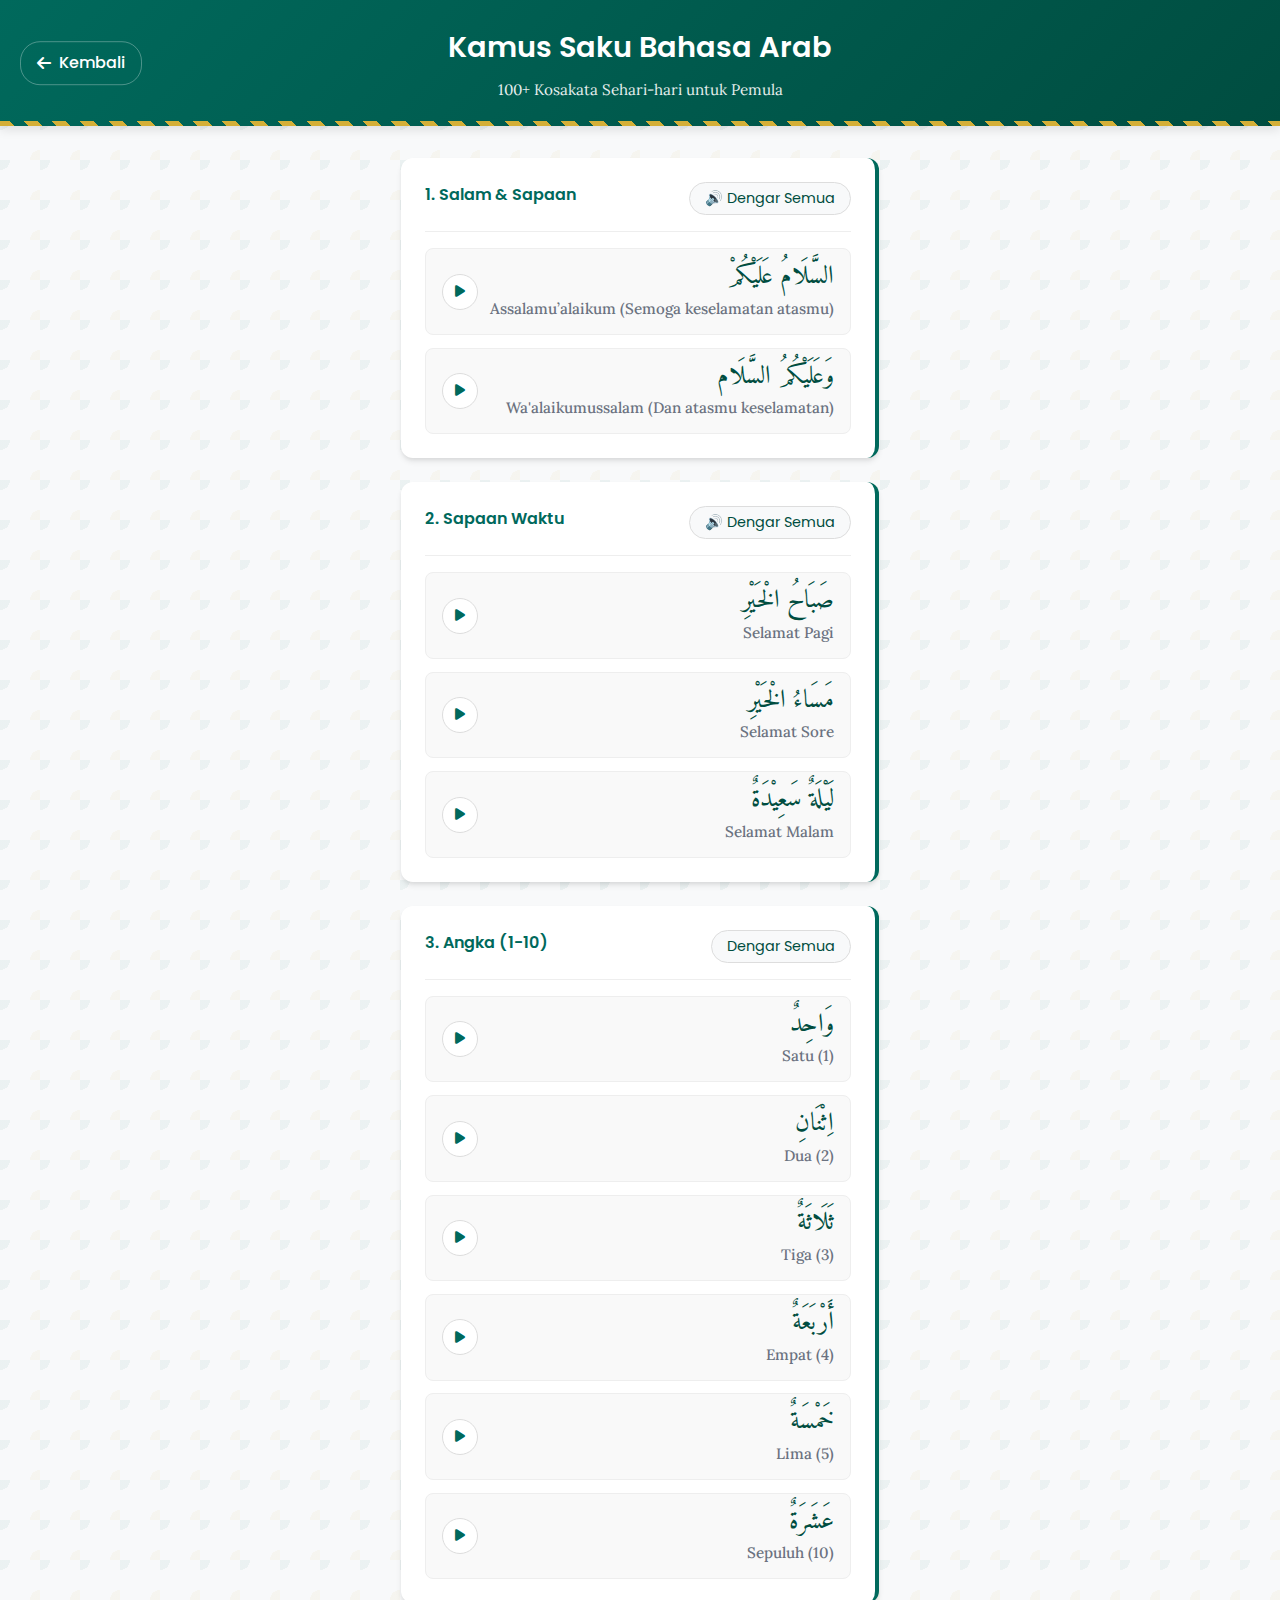
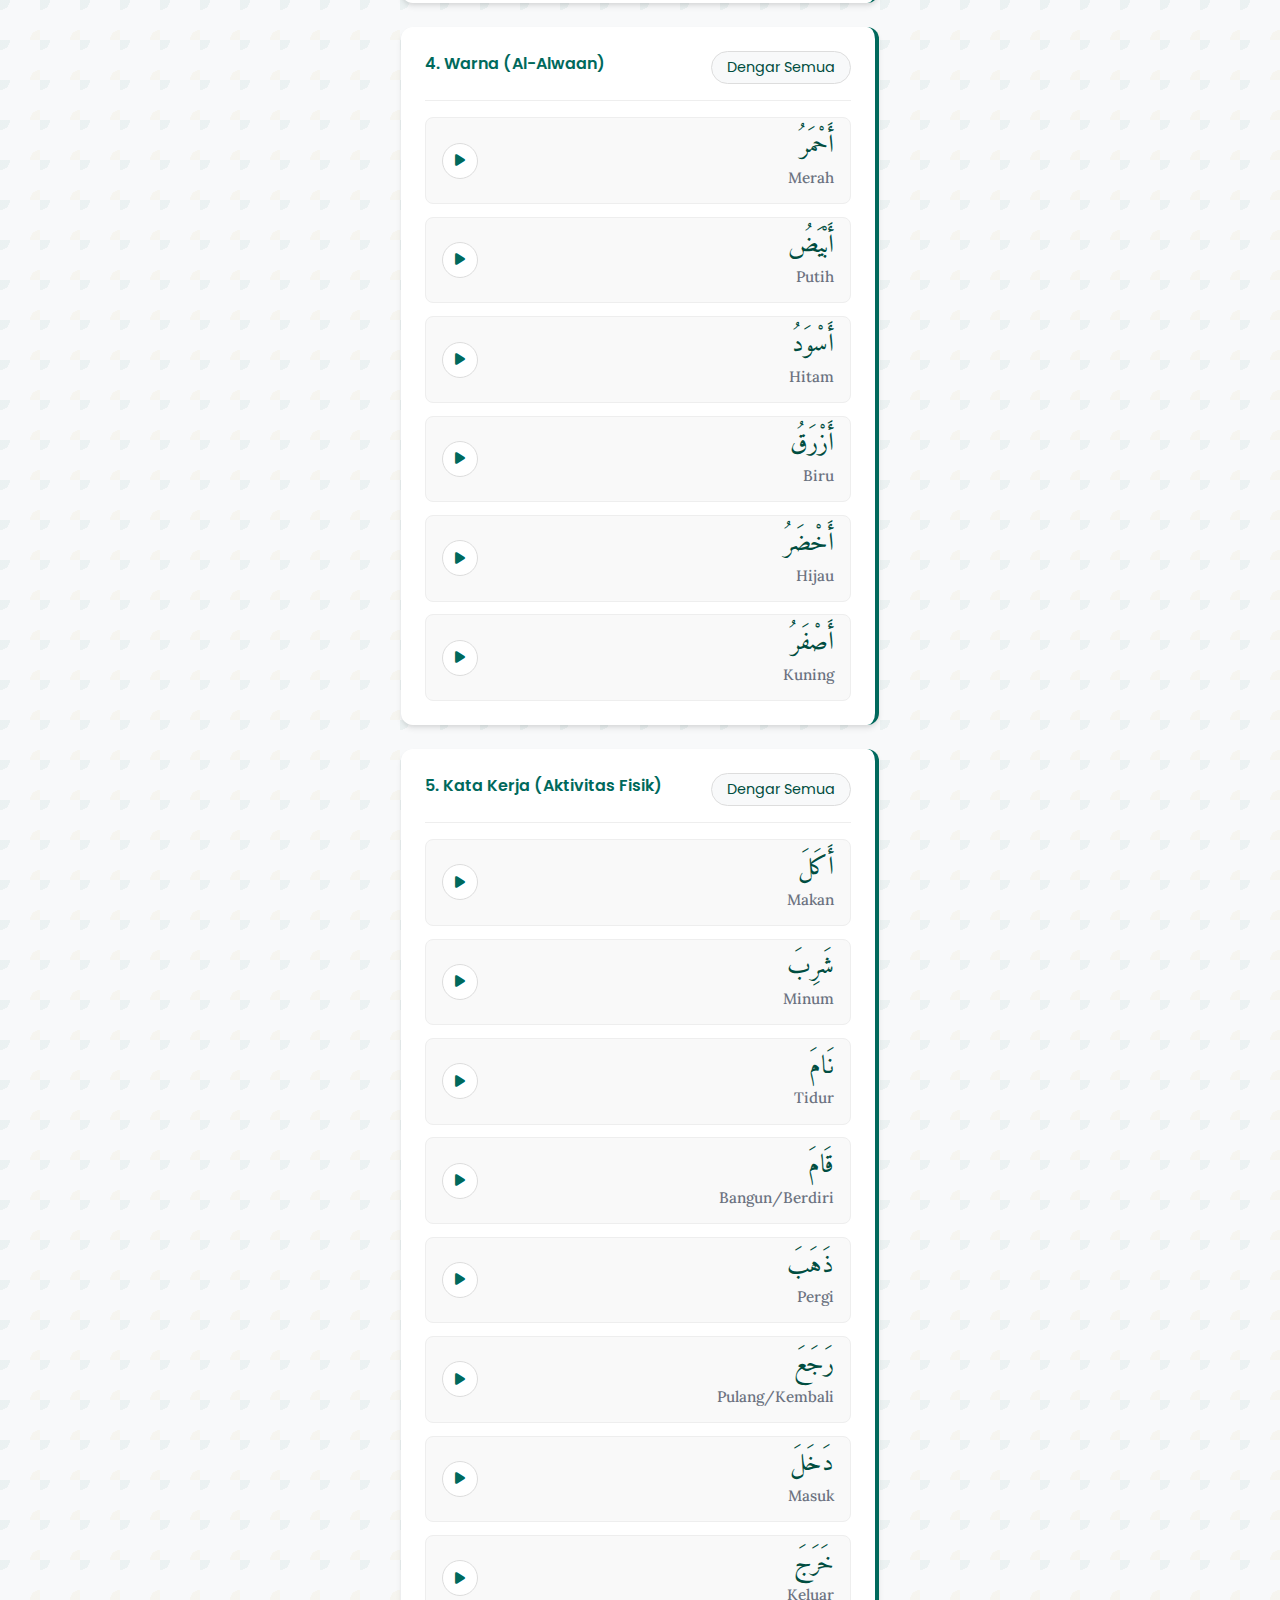
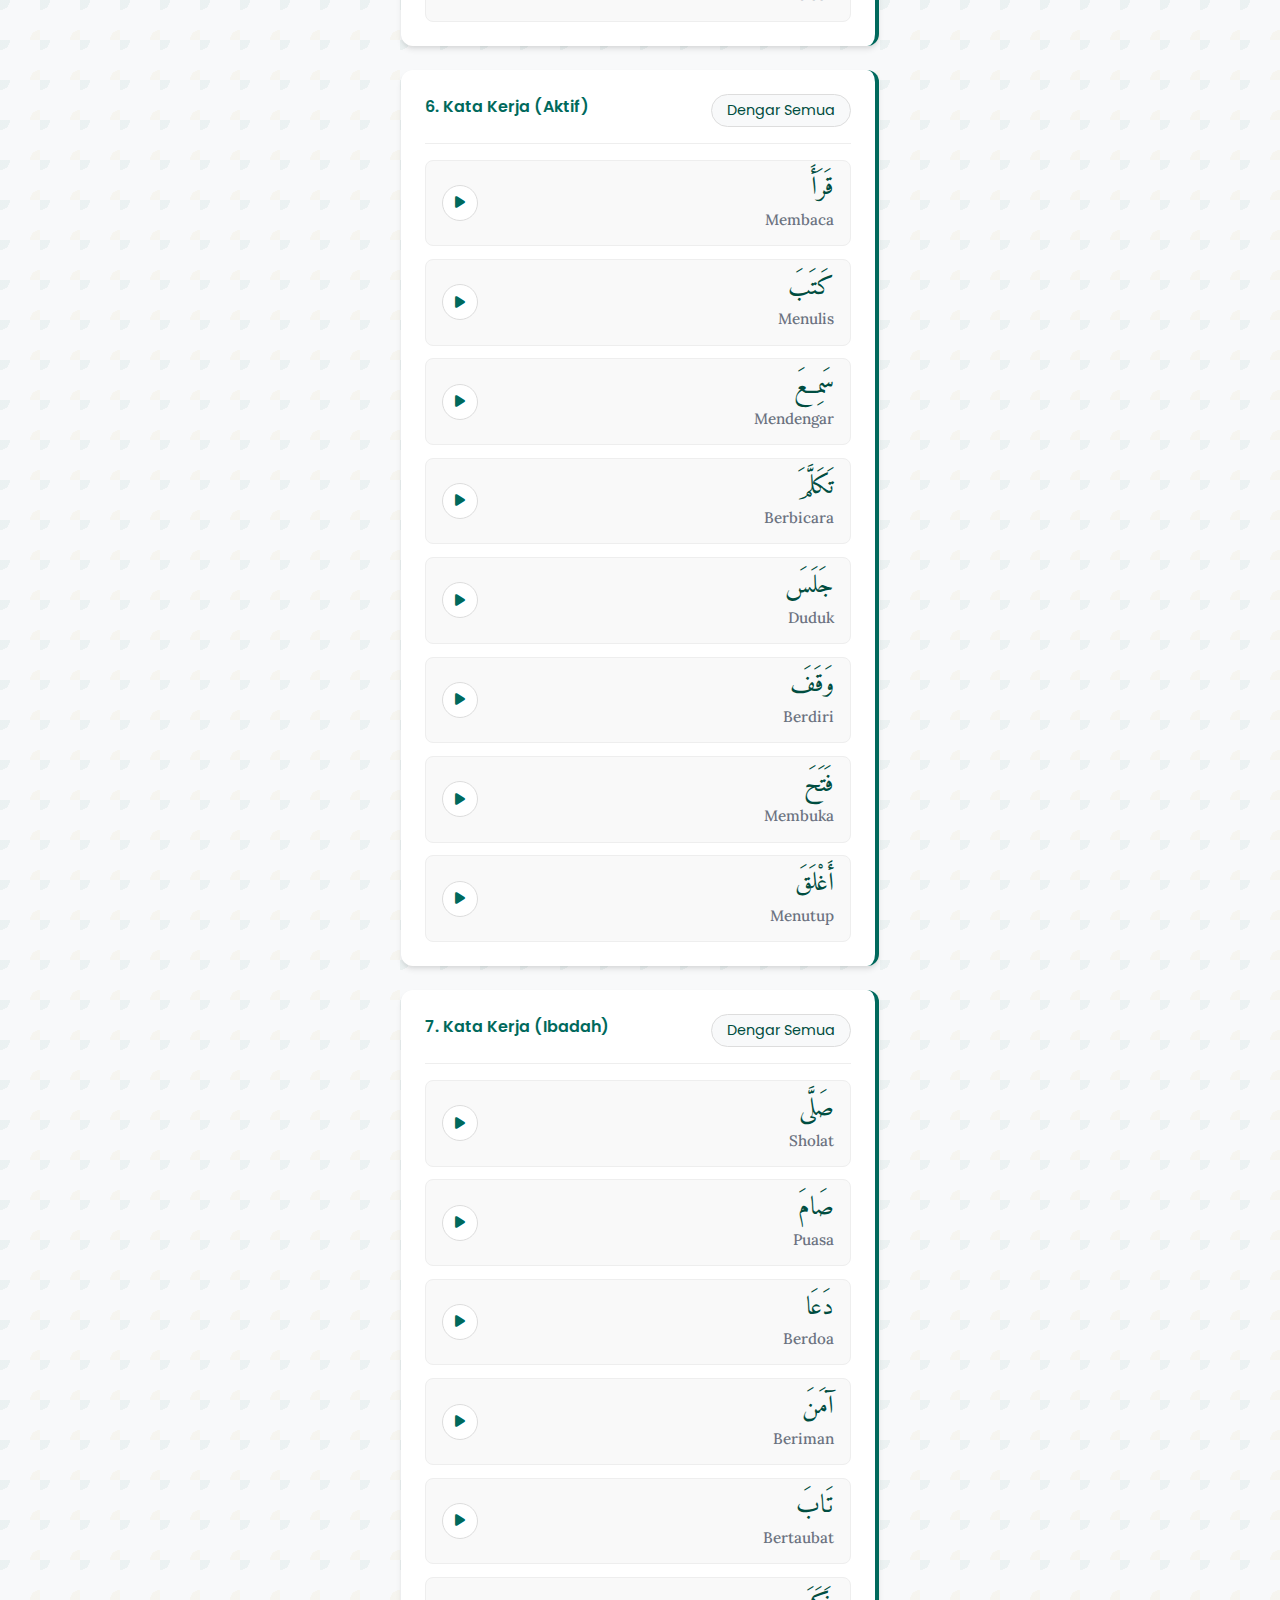
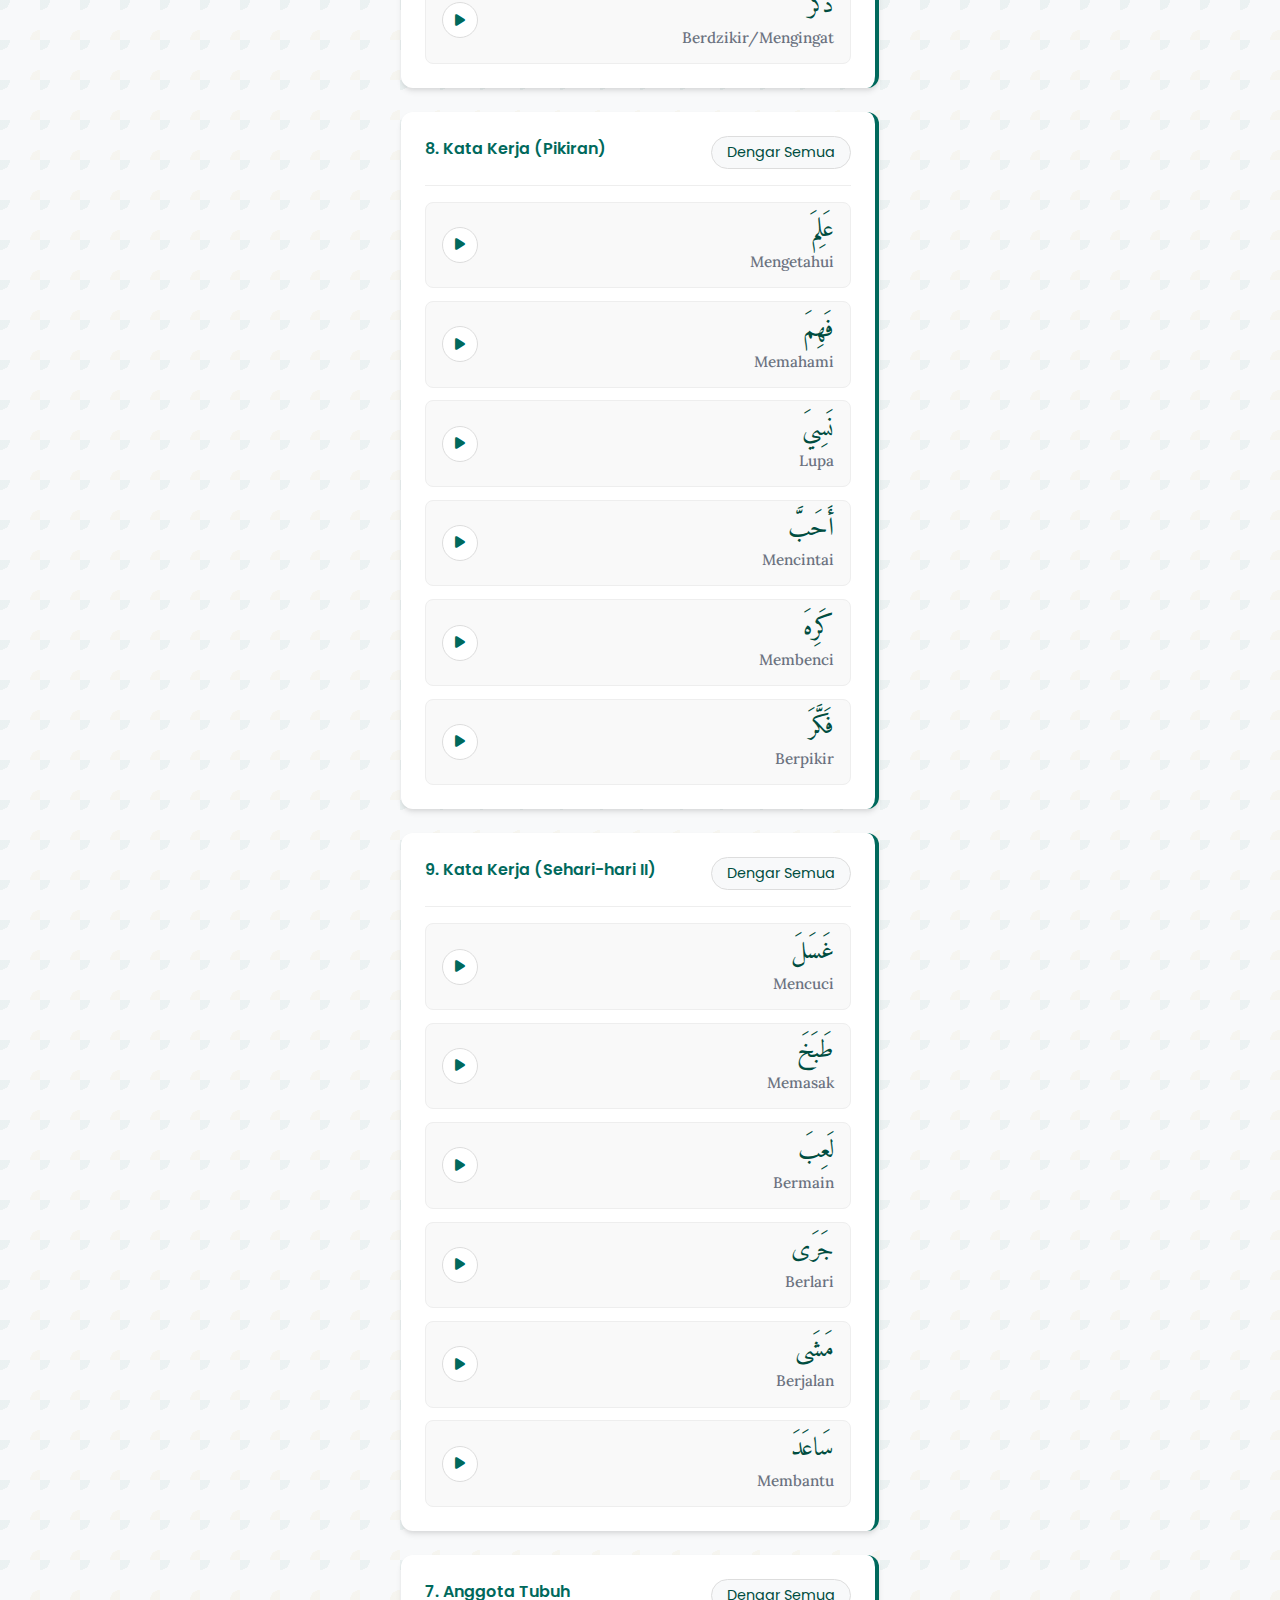
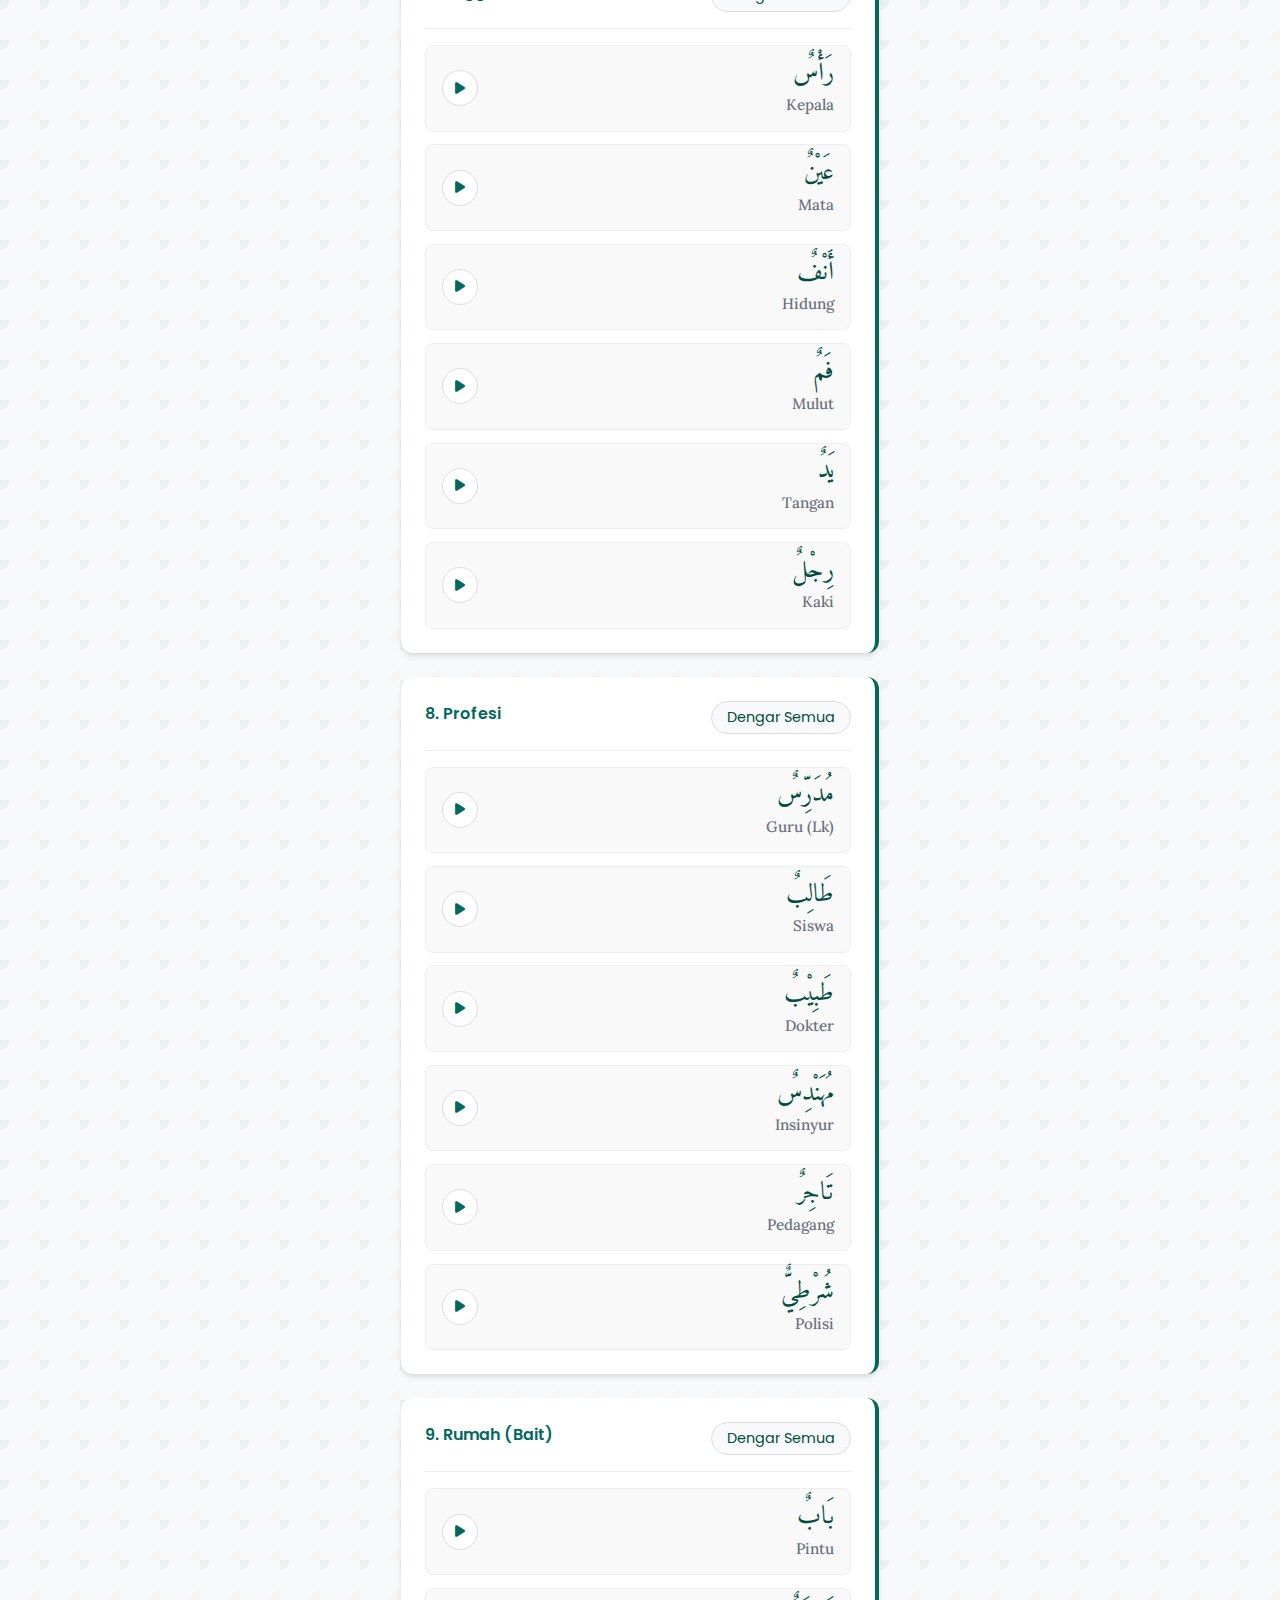
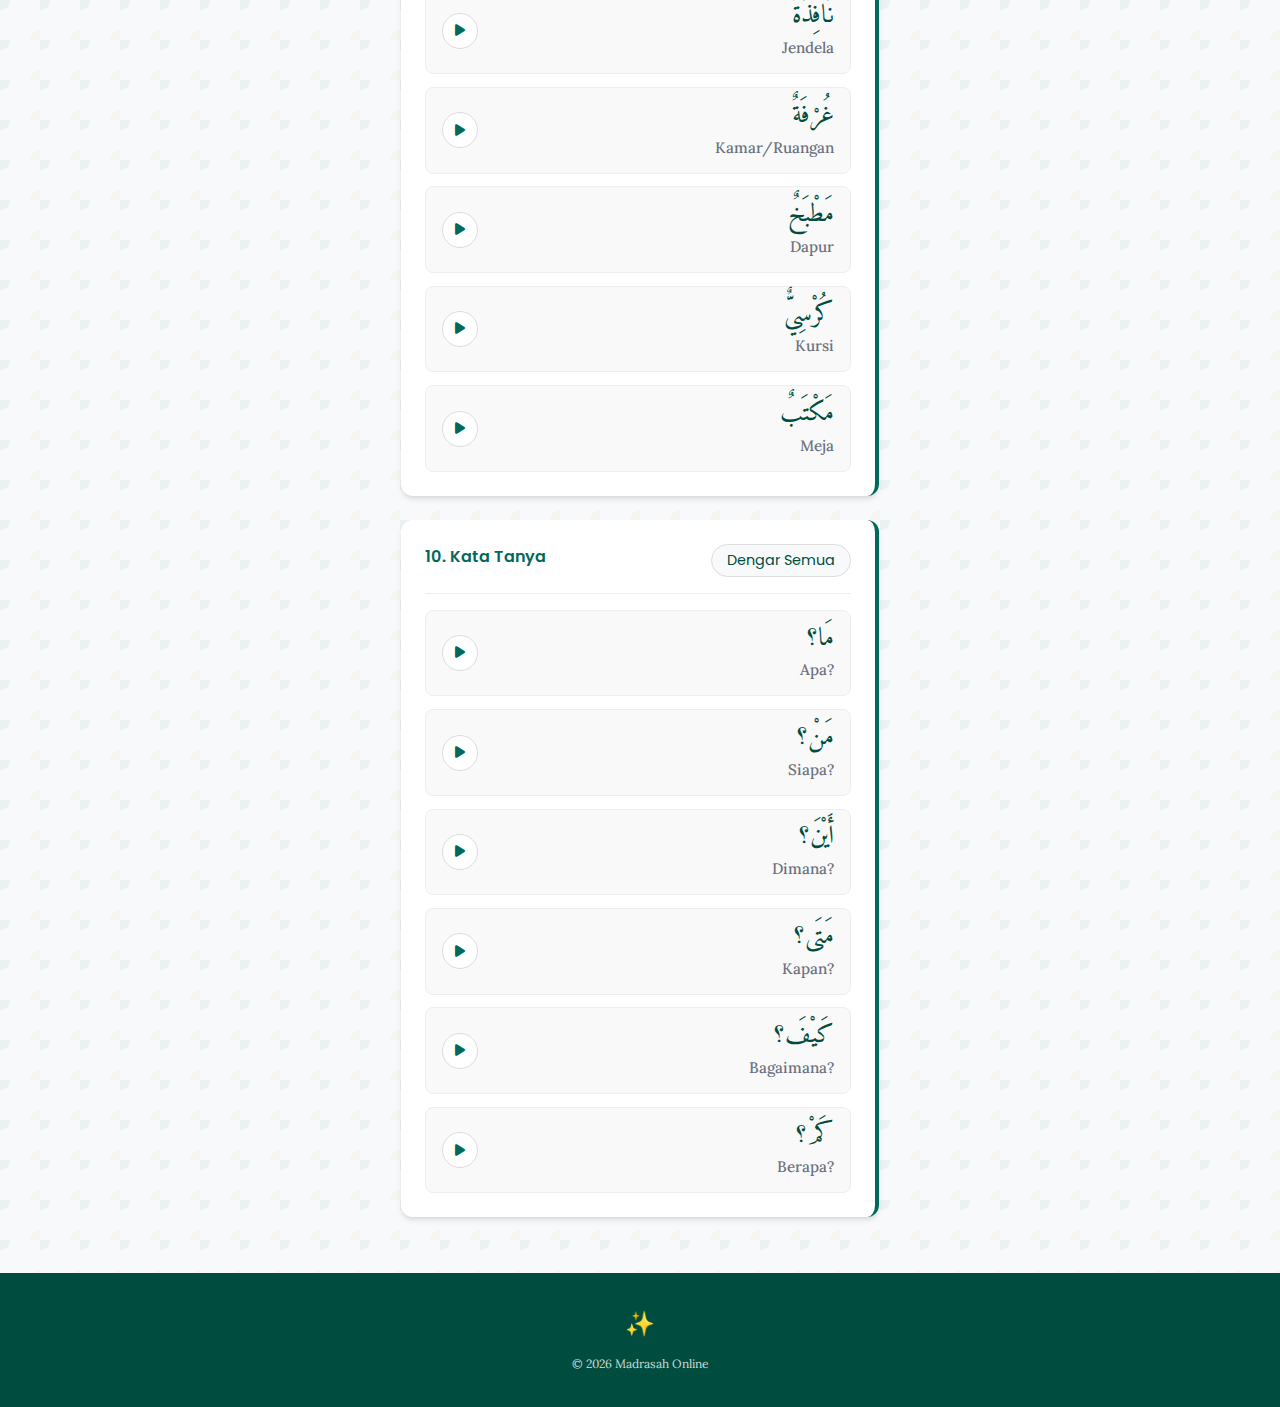
<file: arab.html>
<!DOCTYPE html>
<html lang="id">

<head>
    <meta charset="UTF-8">
    <meta name="viewport" content="width=device-width, initial-scale=1.0">
    <title>Bahasa Arab Dasar (100 Kosakata) - Madrasah Online</title>
    <link rel="stylesheet" href="css/style.css">
    <link rel="stylesheet" href="https://cdnjs.cloudflare.com/ajax/libs/font-awesome/6.4.0/css/all.min.css">
</head>

<body>

    <header>
        <a href="index.html" class="back-nav"><i class="fa-solid fa-arrow-left"></i> Kembali</a>
        <div class="brand">
            <h1>Kamus Saku Bahasa Arab</h1>
            <p>100+ Kosakata Sehari-hari untuk Pemula</p>
        </div>
    </header>

    <div class="container">

        <!-- 1. Salam -->
        <div class="lesson-card">
            <div class="lesson-header">
                <span class="lesson-title">1. Salam & Sapaan</span>
                <button class="audio-control audio-btn">🔊 Dengar Semua</button>
            </div>
            <div class="vocab-list">
                <div class="vocab-row">
                    <button class="btn-play-small"><i class="fa-solid fa-play"></i></button>
                    <div class="vocab-content">
                        <span class="vocab-arabic">السَّلَامُ عَلَيْكُمْ</span>
                        <span class="vocab-mean">Assalamu’alaikum (Semoga keselamatan atasmu)</span>
                    </div>
                </div>
                <div class="vocab-row">
                    <button class="btn-play-small"><i class="fa-solid fa-play"></i></button>
                    <div class="vocab-content">
                        <span class="vocab-arabic">وَعَلَيْكُمُ السَّلَام</span>
                        <span class="vocab-mean">Wa'alaikumussalam (Dan atasmu keselamatan)</span>
                    </div>
                </div>
            </div>
        </div>

        <!-- 2. Sapaan Waktu -->
        <div class="lesson-card">
            <div class="lesson-header">
                <span class="lesson-title">2. Sapaan Waktu</span>
                <button class="audio-control audio-btn">🔊 Dengar Semua</button>
            </div>
            <div class="vocab-list">
                <div class="vocab-row">
                    <button class="btn-play-small"><i class="fa-solid fa-play"></i></button>
                    <div class="vocab-content">
                        <span class="vocab-arabic">صَبَاحُ الْخَيْرِ</span>
                        <span class="vocab-mean">Selamat Pagi</span>
                    </div>
                </div>
                <div class="vocab-row">
                    <button class="btn-play-small"><i class="fa-solid fa-play"></i></button>
                    <div class="vocab-content">
                        <span class="vocab-arabic">مَسَاءُ الْخَيْرِ</span>
                        <span class="vocab-mean">Selamat Sore</span>
                    </div>
                </div>
                <div class="vocab-row">
                    <button class="btn-play-small"><i class="fa-solid fa-play"></i></button>
                    <div class="vocab-content">
                        <span class="vocab-arabic">لَيْلَةٌ سَعِيْدَةٌ</span>
                        <span class="vocab-mean">Selamat Malam</span>
                    </div>
                </div>
            </div>
        </div>

        <!-- 3. Angka -->
        <div class="lesson-card">
            <div class="lesson-header">
                <span class="lesson-title">3. Angka (1-10)</span>
                <button class="audio-control audio-btn">Dengar Semua</button>
            </div>
            <div class="vocab-list">
                <div class="vocab-row">
                    <button class="btn-play-small"><i class="fa-solid fa-play"></i></button>
                    <div class="vocab-content">
                        <span class="vocab-arabic">وَاحِدٌ</span>
                        <span class="vocab-mean">Satu (1)</span>
                    </div>
                </div>
                <!-- Continuing to 5 for space, user said 100 but grouping needed -->
                <div class="vocab-row">
                    <button class="btn-play-small"><i class="fa-solid fa-play"></i></button>
                    <div class="vocab-content">
                        <span class="vocab-arabic">اِثْنَانِ</span>
                        <span class="vocab-mean">Dua (2)</span>
                    </div>
                </div>
                <div class="vocab-row">
                    <button class="btn-play-small"><i class="fa-solid fa-play"></i></button>
                    <div class="vocab-content">
                        <span class="vocab-arabic">ثَلَاثَةٌ</span>
                        <span class="vocab-mean">Tiga (3)</span>
                    </div>
                </div>
                <div class="vocab-row">
                    <button class="btn-play-small"><i class="fa-solid fa-play"></i></button>
                    <div class="vocab-content">
                        <span class="vocab-arabic">أَرْبَعَةٌ</span>
                        <span class="vocab-mean">Empat (4)</span>
                    </div>
                </div>
                <div class="vocab-row">
                    <button class="btn-play-small"><i class="fa-solid fa-play"></i></button>
                    <div class="vocab-content">
                        <span class="vocab-arabic">خَمْسَةٌ</span>
                        <span class="vocab-mean">Lima (5)</span>
                    </div>
                </div>
                <div class="vocab-row">
                    <button class="btn-play-small"><i class="fa-solid fa-play"></i></button>
                    <div class="vocab-content">
                        <span class="vocab-arabic">عَشَرَةٌ</span>
                        <span class="vocab-mean">Sepuluh (10)</span>
                    </div>
                </div>
            </div>
        </div>

        <!-- 4. Warna -->
        <div class="lesson-card">
            <div class="lesson-header">
                <span class="lesson-title">4. Warna (Al-Alwaan)</span>
                <button class="audio-control audio-btn">Dengar Semua</button>
            </div>
            <div class="vocab-list">
                <div class="vocab-row"><button class="btn-play-small"><i class="fa-solid fa-play"></i></button>
                    <div class="vocab-content"><span class="vocab-arabic">أَحْمَرُ</span><span
                            class="vocab-mean">Merah</span></div>
                </div>
                <div class="vocab-row"><button class="btn-play-small"><i class="fa-solid fa-play"></i></button>
                    <div class="vocab-content"><span class="vocab-arabic">أَبْيَضُ</span><span
                            class="vocab-mean">Putih</span></div>
                </div>
                <div class="vocab-row"><button class="btn-play-small"><i class="fa-solid fa-play"></i></button>
                    <div class="vocab-content"><span class="vocab-arabic">أَسْوَدُ</span><span
                            class="vocab-mean">Hitam</span></div>
                </div>
                <div class="vocab-row"><button class="btn-play-small"><i class="fa-solid fa-play"></i></button>
                    <div class="vocab-content"><span class="vocab-arabic">أَزْرَقُ</span><span
                            class="vocab-mean">Biru</span></div>
                </div>
                <div class="vocab-row"><button class="btn-play-small"><i class="fa-solid fa-play"></i></button>
                    <div class="vocab-content"><span class="vocab-arabic">أَخْضَرُ</span><span
                            class="vocab-mean">Hijau</span></div>
                </div>
                <div class="vocab-row"><button class="btn-play-small"><i class="fa-solid fa-play"></i></button>
                    <div class="vocab-content"><span class="vocab-arabic">أَصْفَرُ</span><span
                            class="vocab-mean">Kuning</span></div>
                </div>
            </div>
        </div>

        <!-- 5. Kata Kerja Dasar (Separated) -->
        <div class="lesson-card">
            <div class="lesson-header">
                <span class="lesson-title">5. Kata Kerja (Aktivitas Fisik)</span>
                <button class="audio-control audio-btn">Dengar Semua</button>
            </div>
            <div class="vocab-list">
                <div class="vocab-row"><button class="btn-play-small"><i class="fa-solid fa-play"></i></button>
                    <div class="vocab-content"><span class="vocab-arabic">أَكَلَ</span><span
                            class="vocab-mean">Makan</span></div>
                </div>
                <div class="vocab-row"><button class="btn-play-small"><i class="fa-solid fa-play"></i></button>
                    <div class="vocab-content"><span class="vocab-arabic">شَرِبَ</span><span
                            class="vocab-mean">Minum</span></div>
                </div>
                <div class="vocab-row"><button class="btn-play-small"><i class="fa-solid fa-play"></i></button>
                    <div class="vocab-content"><span class="vocab-arabic">نَامَ</span><span
                            class="vocab-mean">Tidur</span></div>
                </div>
                <div class="vocab-row"><button class="btn-play-small"><i class="fa-solid fa-play"></i></button>
                    <div class="vocab-content"><span class="vocab-arabic">قَامَ</span><span
                            class="vocab-mean">Bangun/Berdiri</span></div>
                </div>
                <div class="vocab-row"><button class="btn-play-small"><i class="fa-solid fa-play"></i></button>
                    <div class="vocab-content"><span class="vocab-arabic">ذَهَبَ</span><span
                            class="vocab-mean">Pergi</span></div>
                </div>
                <div class="vocab-row"><button class="btn-play-small"><i class="fa-solid fa-play"></i></button>
                    <div class="vocab-content"><span class="vocab-arabic">رَجَعَ</span><span
                            class="vocab-mean">Pulang/Kembali</span></div>
                </div>
                <div class="vocab-row"><button class="btn-play-small"><i class="fa-solid fa-play"></i></button>
                    <div class="vocab-content"><span class="vocab-arabic">دَخَلَ</span><span
                            class="vocab-mean">Masuk</span></div>
                </div>
                <div class="vocab-row"><button class="btn-play-small"><i class="fa-solid fa-play"></i></button>
                    <div class="vocab-content"><span class="vocab-arabic">خَرَجَ</span><span
                            class="vocab-mean">Keluar</span></div>
                </div>
            </div>
        </div>

        <!-- 6. Kata Kerja (Kegiatan Belajar/Sosial) -->
        <div class="lesson-card">
            <div class="lesson-header">
                <span class="lesson-title">6. Kata Kerja (Aktif)</span>
                <button class="audio-control audio-btn">Dengar Semua</button>
            </div>
            <div class="vocab-list">
                <div class="vocab-row"><button class="btn-play-small"><i class="fa-solid fa-play"></i></button>
                    <div class="vocab-content"><span class="vocab-arabic">قَرَأَ</span><span
                            class="vocab-mean">Membaca</span></div>
                </div>
                <div class="vocab-row"><button class="btn-play-small"><i class="fa-solid fa-play"></i></button>
                    <div class="vocab-content"><span class="vocab-arabic">كَتَبَ</span><span
                            class="vocab-mean">Menulis</span></div>
                </div>
                <div class="vocab-row"><button class="btn-play-small"><i class="fa-solid fa-play"></i></button>
                    <div class="vocab-content"><span class="vocab-arabic">سَمِعَ</span><span
                            class="vocab-mean">Mendengar</span></div>
                </div>
                <div class="vocab-row"><button class="btn-play-small"><i class="fa-solid fa-play"></i></button>
                    <div class="vocab-content"><span class="vocab-arabic">تَكَلَّمَ</span><span
                            class="vocab-mean">Berbicara</span></div>
                </div>
                <div class="vocab-row"><button class="btn-play-small"><i class="fa-solid fa-play"></i></button>
                    <div class="vocab-content"><span class="vocab-arabic">جَلَسَ</span><span
                            class="vocab-mean">Duduk</span></div>
                </div>
                <div class="vocab-row"><button class="btn-play-small"><i class="fa-solid fa-play"></i></button>
                    <div class="vocab-content"><span class="vocab-arabic">وَقَفَ</span><span
                            class="vocab-mean">Berdiri</span></div>
                </div>
                <div class="vocab-row"><button class="btn-play-small"><i class="fa-solid fa-play"></i></button>
                    <div class="vocab-content"><span class="vocab-arabic">فَتَحَ</span><span
                            class="vocab-mean">Membuka</span></div>
                </div>
                <div class="vocab-row"><button class="btn-play-small"><i class="fa-solid fa-play"></i></button>
                    <div class="vocab-content"><span class="vocab-arabic">أَغْلَقَ</span><span
                            class="vocab-mean">Menutup</span></div>
                </div>
            </div>
        </div>

        <!-- 7. Kata Kerja (Ibadah & Agama) -->
        <div class="lesson-card">
            <div class="lesson-header">
                <span class="lesson-title">7. Kata Kerja (Ibadah)</span>
                <button class="audio-control audio-btn">Dengar Semua</button>
            </div>
            <div class="vocab-list">
                <div class="vocab-row"><button class="btn-play-small"><i class="fa-solid fa-play"></i></button>
                    <div class="vocab-content"><span class="vocab-arabic">صَلَّى</span><span
                            class="vocab-mean">Sholat</span></div>
                </div>
                <div class="vocab-row"><button class="btn-play-small"><i class="fa-solid fa-play"></i></button>
                    <div class="vocab-content"><span class="vocab-arabic">صَامَ</span><span
                            class="vocab-mean">Puasa</span></div>
                </div>
                <div class="vocab-row"><button class="btn-play-small"><i class="fa-solid fa-play"></i></button>
                    <div class="vocab-content"><span class="vocab-arabic">دَعَا</span><span
                            class="vocab-mean">Berdoa</span></div>
                </div>
                <div class="vocab-row"><button class="btn-play-small"><i class="fa-solid fa-play"></i></button>
                    <div class="vocab-content"><span class="vocab-arabic">آمَنَ</span><span
                            class="vocab-mean">Beriman</span></div>
                </div>
                <div class="vocab-row"><button class="btn-play-small"><i class="fa-solid fa-play"></i></button>
                    <div class="vocab-content"><span class="vocab-arabic">تَابَ</span><span
                            class="vocab-mean">Bertaubat</span></div>
                </div>
                <div class="vocab-row"><button class="btn-play-small"><i class="fa-solid fa-play"></i></button>
                    <div class="vocab-content"><span class="vocab-arabic">ذَكَرَ</span><span
                            class="vocab-mean">Berdzikir/Mengingat</span></div>
                </div>
            </div>
        </div>

        <!-- 8. Kata Kerja (Pikiran & Perasaan) -->
        <div class="lesson-card">
            <div class="lesson-header">
                <span class="lesson-title">8. Kata Kerja (Pikiran)</span>
                <button class="audio-control audio-btn">Dengar Semua</button>
            </div>
            <div class="vocab-list">
                <div class="vocab-row"><button class="btn-play-small"><i class="fa-solid fa-play"></i></button>
                    <div class="vocab-content"><span class="vocab-arabic">عَلِمَ</span><span
                            class="vocab-mean">Mengetahui</span></div>
                </div>
                <div class="vocab-row"><button class="btn-play-small"><i class="fa-solid fa-play"></i></button>
                    <div class="vocab-content"><span class="vocab-arabic">فَهِمَ</span><span
                            class="vocab-mean">Memahami</span></div>
                </div>
                <div class="vocab-row"><button class="btn-play-small"><i class="fa-solid fa-play"></i></button>
                    <div class="vocab-content"><span class="vocab-arabic">نَسِيَ</span><span
                            class="vocab-mean">Lupa</span></div>
                </div>
                <div class="vocab-row"><button class="btn-play-small"><i class="fa-solid fa-play"></i></button>
                    <div class="vocab-content"><span class="vocab-arabic">أَحَبَّ</span><span
                            class="vocab-mean">Mencintai</span></div>
                </div>
                <div class="vocab-row"><button class="btn-play-small"><i class="fa-solid fa-play"></i></button>
                    <div class="vocab-content"><span class="vocab-arabic">كَرِهَ</span><span
                            class="vocab-mean">Membenci</span></div>
                </div>
                <div class="vocab-row"><button class="btn-play-small"><i class="fa-solid fa-play"></i></button>
                    <div class="vocab-content"><span class="vocab-arabic">فَكَّرَ</span><span
                            class="vocab-mean">Berpikir</span></div>
                </div>
            </div>
        </div>

        <!-- 9. Kata Kerja (Aktivitas Lainnya) -->
        <div class="lesson-card">
            <div class="lesson-header">
                <span class="lesson-title">9. Kata Kerja (Sehari-hari II)</span>
                <button class="audio-control audio-btn">Dengar Semua</button>
            </div>
            <div class="vocab-list">
                <div class="vocab-row"><button class="btn-play-small"><i class="fa-solid fa-play"></i></button>
                    <div class="vocab-content"><span class="vocab-arabic">غَسَلَ</span><span
                            class="vocab-mean">Mencuci</span></div>
                </div>
                <div class="vocab-row"><button class="btn-play-small"><i class="fa-solid fa-play"></i></button>
                    <div class="vocab-content"><span class="vocab-arabic">طَبَخَ</span><span
                            class="vocab-mean">Memasak</span></div>
                </div>
                <div class="vocab-row"><button class="btn-play-small"><i class="fa-solid fa-play"></i></button>
                    <div class="vocab-content"><span class="vocab-arabic">لَعِبَ</span><span
                            class="vocab-mean">Bermain</span></div>
                </div>
                <div class="vocab-row"><button class="btn-play-small"><i class="fa-solid fa-play"></i></button>
                    <div class="vocab-content"><span class="vocab-arabic">جَرَى</span><span
                            class="vocab-mean">Berlari</span></div>
                </div>
                <div class="vocab-row"><button class="btn-play-small"><i class="fa-solid fa-play"></i></button>
                    <div class="vocab-content"><span class="vocab-arabic">مَشَى</span><span
                            class="vocab-mean">Berjalan</span></div>
                </div>
                <div class="vocab-row"><button class="btn-play-small"><i class="fa-solid fa-play"></i></button>
                    <div class="vocab-content"><span class="vocab-arabic">سَاعَدَ</span><span
                            class="vocab-mean">Membantu</span></div>
                </div>
            </div>
        </div>

        <!-- 7. Anggota Tubuh -->
        <div class="lesson-card">
            <div class="lesson-header">
                <span class="lesson-title">7. Anggota Tubuh</span>
                <button class="audio-control audio-btn">Dengar Semua</button>
            </div>
            <div class="vocab-list">
                <div class="vocab-row"><button class="btn-play-small"><i class="fa-solid fa-play"></i></button>
                    <div class="vocab-content"><span class="vocab-arabic">رَأْسٌ</span><span
                            class="vocab-mean">Kepala</span></div>
                </div>
                <div class="vocab-row"><button class="btn-play-small"><i class="fa-solid fa-play"></i></button>
                    <div class="vocab-content"><span class="vocab-arabic">عَيْنٌ</span><span
                            class="vocab-mean">Mata</span></div>
                </div>
                <div class="vocab-row"><button class="btn-play-small"><i class="fa-solid fa-play"></i></button>
                    <div class="vocab-content"><span class="vocab-arabic">أَنْفٌ</span><span
                            class="vocab-mean">Hidung</span></div>
                </div>
                <div class="vocab-row"><button class="btn-play-small"><i class="fa-solid fa-play"></i></button>
                    <div class="vocab-content"><span class="vocab-arabic">فَمٌ</span><span
                            class="vocab-mean">Mulut</span></div>
                </div>
                <div class="vocab-row"><button class="btn-play-small"><i class="fa-solid fa-play"></i></button>
                    <div class="vocab-content"><span class="vocab-arabic">يَدٌ</span><span
                            class="vocab-mean">Tangan</span></div>
                </div>
                <div class="vocab-row"><button class="btn-play-small"><i class="fa-solid fa-play"></i></button>
                    <div class="vocab-content"><span class="vocab-arabic">رِجْلٌ</span><span
                            class="vocab-mean">Kaki</span></div>
                </div>
            </div>
        </div>

        <!-- 8. Profesi -->
        <div class="lesson-card">
            <div class="lesson-header">
                <span class="lesson-title">8. Profesi</span>
                <button class="audio-control audio-btn">Dengar Semua</button>
            </div>
            <div class="vocab-list">
                <div class="vocab-row"><button class="btn-play-small"><i class="fa-solid fa-play"></i></button>
                    <div class="vocab-content"><span class="vocab-arabic">مُدَرِّسٌ</span><span class="vocab-mean">Guru
                            (Lk)</span></div>
                </div>
                <div class="vocab-row"><button class="btn-play-small"><i class="fa-solid fa-play"></i></button>
                    <div class="vocab-content"><span class="vocab-arabic">طَالِبٌ</span><span
                            class="vocab-mean">Siswa</span></div>
                </div>
                <div class="vocab-row"><button class="btn-play-small"><i class="fa-solid fa-play"></i></button>
                    <div class="vocab-content"><span class="vocab-arabic">طَبِيْبٌ</span><span
                            class="vocab-mean">Dokter</span></div>
                </div>
                <div class="vocab-row"><button class="btn-play-small"><i class="fa-solid fa-play"></i></button>
                    <div class="vocab-content"><span class="vocab-arabic">مُهَنْدِسٌ</span><span
                            class="vocab-mean">Insinyur</span></div>
                </div>
                <div class="vocab-row"><button class="btn-play-small"><i class="fa-solid fa-play"></i></button>
                    <div class="vocab-content"><span class="vocab-arabic">تَاجِرٌ</span><span
                            class="vocab-mean">Pedagang</span></div>
                </div>
                <div class="vocab-row"><button class="btn-play-small"><i class="fa-solid fa-play"></i></button>
                    <div class="vocab-content"><span class="vocab-arabic">شُرْطِيٌّ</span><span
                            class="vocab-mean">Polisi</span></div>
                </div>
            </div>
        </div>

        <!-- 9. Rumah & Isinya -->
        <div class="lesson-card">
            <div class="lesson-header">
                <span class="lesson-title">9. Rumah (Bait)</span>
                <button class="audio-control audio-btn">Dengar Semua</button>
            </div>
            <div class="vocab-list">
                <div class="vocab-row"><button class="btn-play-small"><i class="fa-solid fa-play"></i></button>
                    <div class="vocab-content"><span class="vocab-arabic">بَابٌ</span><span
                            class="vocab-mean">Pintu</span></div>
                </div>
                <div class="vocab-row"><button class="btn-play-small"><i class="fa-solid fa-play"></i></button>
                    <div class="vocab-content"><span class="vocab-arabic">نَافِذَةٌ</span><span
                            class="vocab-mean">Jendela</span></div>
                </div>
                <div class="vocab-row"><button class="btn-play-small"><i class="fa-solid fa-play"></i></button>
                    <div class="vocab-content"><span class="vocab-arabic">غُرْفَةٌ</span><span
                            class="vocab-mean">Kamar/Ruangan</span></div>
                </div>
                <div class="vocab-row"><button class="btn-play-small"><i class="fa-solid fa-play"></i></button>
                    <div class="vocab-content"><span class="vocab-arabic">مَطْبَخٌ</span><span
                            class="vocab-mean">Dapur</span></div>
                </div>
                <div class="vocab-row"><button class="btn-play-small"><i class="fa-solid fa-play"></i></button>
                    <div class="vocab-content"><span class="vocab-arabic">كُرْسِيٌّ</span><span
                            class="vocab-mean">Kursi</span></div>
                </div>
                <div class="vocab-row"><button class="btn-play-small"><i class="fa-solid fa-play"></i></button>
                    <div class="vocab-content"><span class="vocab-arabic">مَكْتَبٌ</span><span
                            class="vocab-mean">Meja</span></div>
                </div>
            </div>
        </div>

        <!-- 10. Kata Tanya -->
        <div class="lesson-card">
            <div class="lesson-header">
                <span class="lesson-title">10. Kata Tanya</span>
                <button class="audio-control audio-btn">Dengar Semua</button>
            </div>
            <div class="vocab-list">
                <div class="vocab-row"><button class="btn-play-small"><i class="fa-solid fa-play"></i></button>
                    <div class="vocab-content"><span class="vocab-arabic">مَا؟</span><span
                            class="vocab-mean">Apa?</span></div>
                </div>
                <div class="vocab-row"><button class="btn-play-small"><i class="fa-solid fa-play"></i></button>
                    <div class="vocab-content"><span class="vocab-arabic">مَنْ؟</span><span
                            class="vocab-mean">Siapa?</span></div>
                </div>
                <div class="vocab-row"><button class="btn-play-small"><i class="fa-solid fa-play"></i></button>
                    <div class="vocab-content"><span class="vocab-arabic">أَيْنَ؟</span><span
                            class="vocab-mean">Dimana?</span></div>
                </div>
                <div class="vocab-row"><button class="btn-play-small"><i class="fa-solid fa-play"></i></button>
                    <div class="vocab-content"><span class="vocab-arabic">مَتَى؟</span><span
                            class="vocab-mean">Kapan?</span></div>
                </div>
                <div class="vocab-row"><button class="btn-play-small"><i class="fa-solid fa-play"></i></button>
                    <div class="vocab-content"><span class="vocab-arabic">كَيْفَ؟</span><span
                            class="vocab-mean">Bagaimana?</span></div>
                </div>
                <div class="vocab-row"><button class="btn-play-small"><i class="fa-solid fa-play"></i></button>
                    <div class="vocab-content"><span class="vocab-arabic">كَمْ؟</span><span
                            class="vocab-mean">Berapa?</span></div>
                </div>
            </div>
        </div>

    </div>

    <footer>
        <span class="ornament">✨</span>
        <p><small>&copy; 2026 Madrasah Online</small></p>
    </footer>

    <script src="js/script.js"></script>
</body>

</html>
</file>
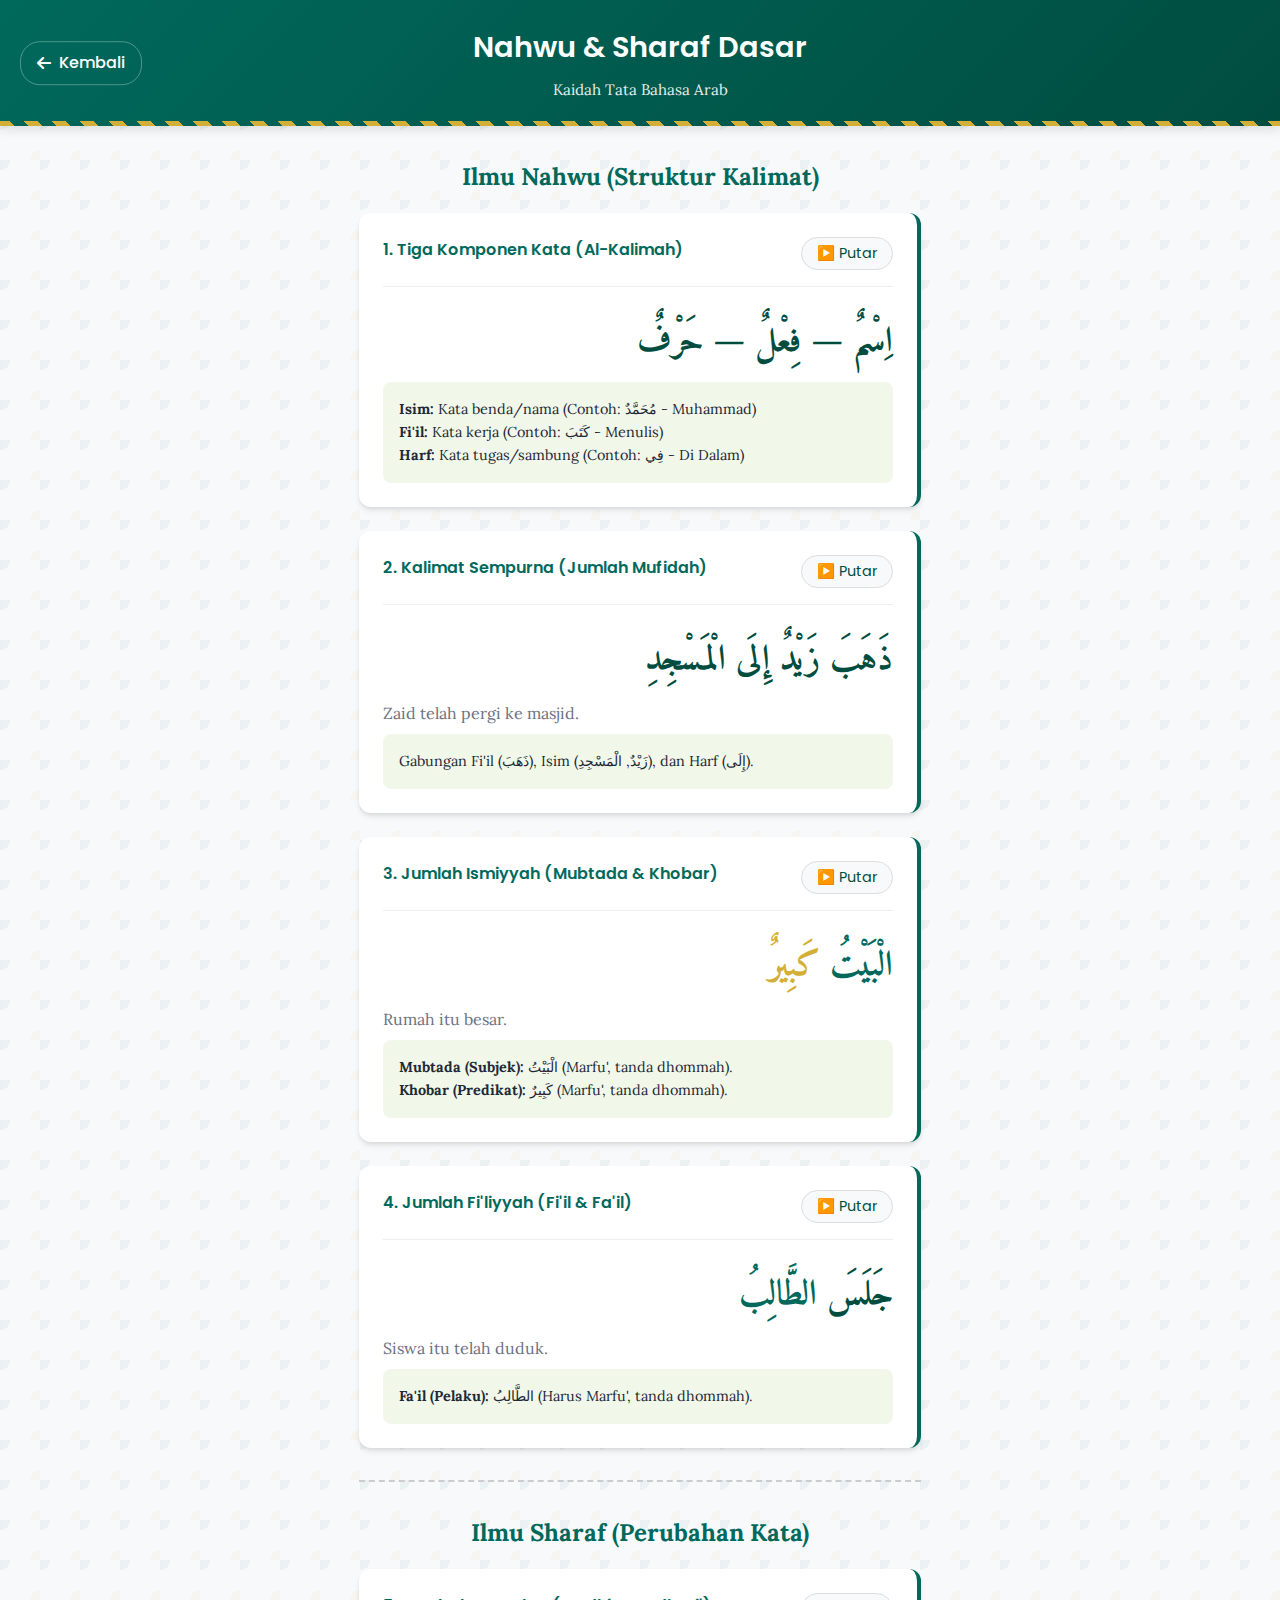
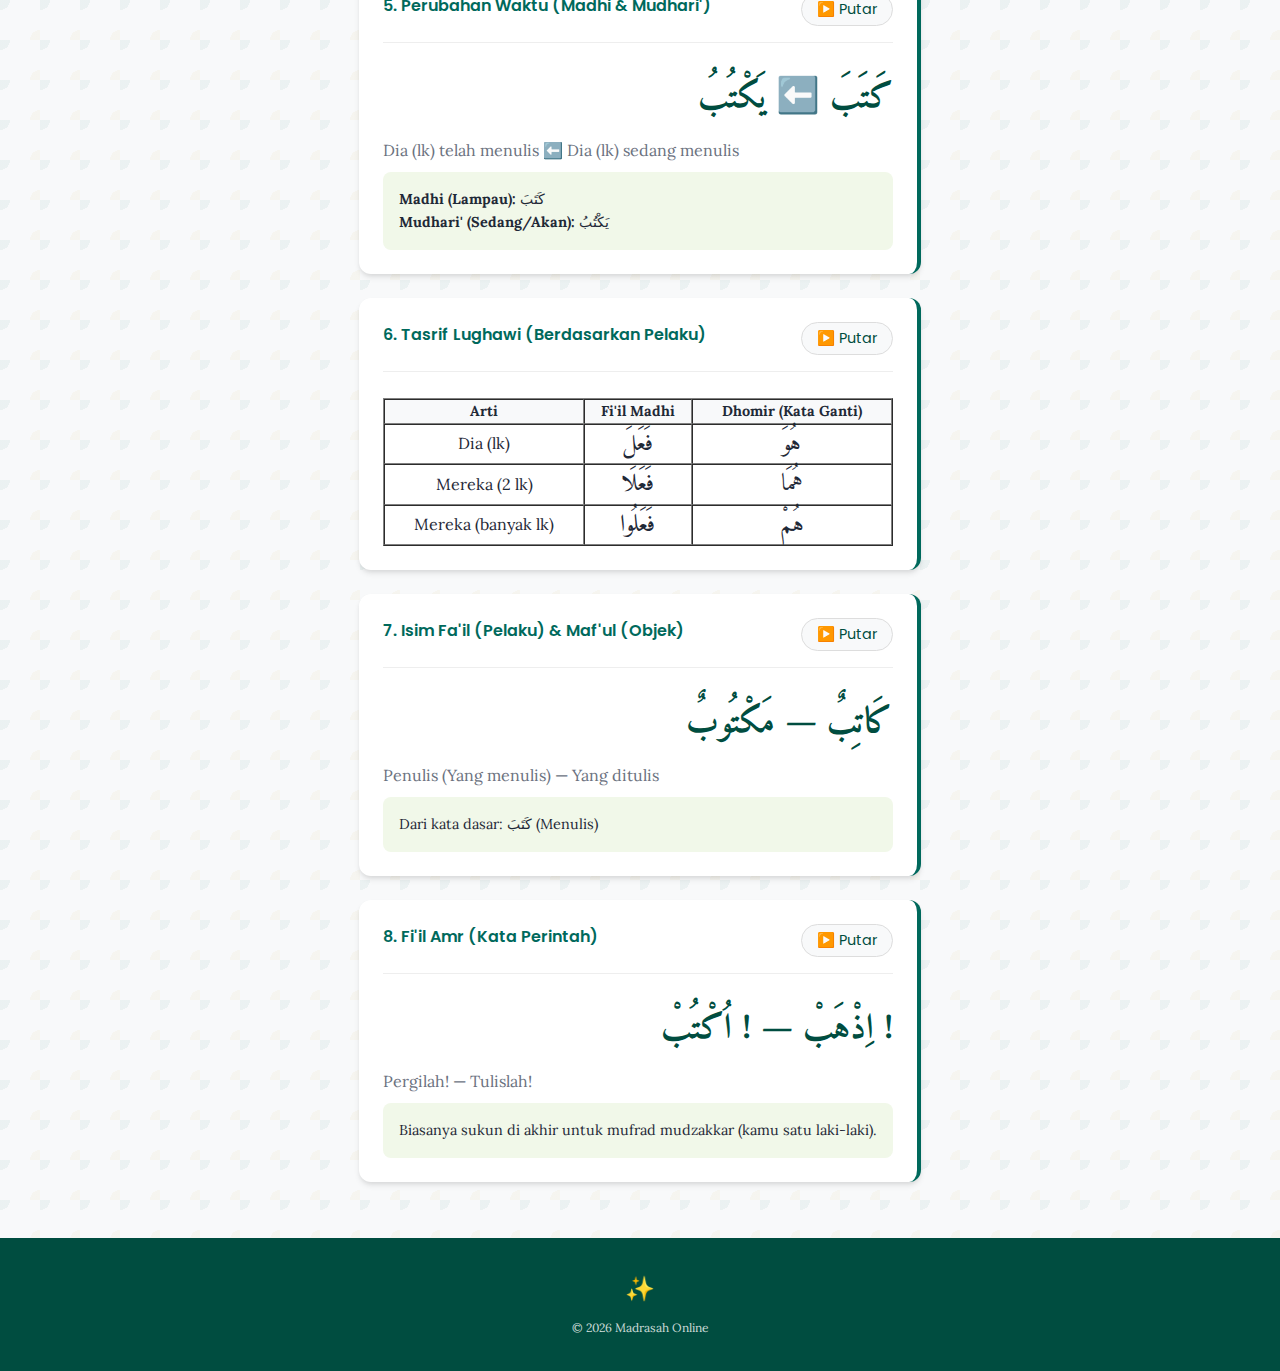
<file: nahwu-sharaf.html>
<!DOCTYPE html>
<html lang="id">

<head>
    <meta charset="UTF-8">
    <meta name="viewport" content="width=device-width, initial-scale=1.0">
    <title>Nahwu & Sharaf Dasar - Madrasah Online</title>
    <link rel="stylesheet" href="css/style.css">
    <link rel="stylesheet" href="https://cdnjs.cloudflare.com/ajax/libs/font-awesome/6.4.0/css/all.min.css">
</head>

<body>

    <header>
        <a href="index.html" class="back-nav"><i class="fa-solid fa-arrow-left"></i> Kembali</a>
        <div class="brand">
            <h1>Nahwu & Sharaf Dasar</h1>
            <p>Kaidah Tata Bahasa Arab</p>
        </div>
    </header>

    <div class="container">

        <!-- Section: Nahwu -->
        <h2 style="color: var(--primary); text-align: center; margin-bottom: 1rem;">Ilmu Nahwu (Struktur Kalimat)</h2>

        <!-- 1. Kalimat -->
        <div class="lesson-card">
            <div class="lesson-header">
                <span class="lesson-title">1. Tiga Komponen Kata (Al-Kalimah)</span>
                <button class="audio-control audio-btn" data-src="assets/audio/nahwu_kalimah.mp3">▶️ Putar</button>
            </div>
            <div class="lesson-content">
                <h2 class="arabic-text">اِسْمٌ — فِعْلٌ — حَرْفٌ</h2>
                <div class="analysis-box">
                    <p><strong>Isim:</strong> Kata benda/nama (Contoh: مُحَمَّدٌ - Muhammad)</p>
                    <p><strong>Fi'il:</strong> Kata kerja (Contoh: كَتَبَ - Menulis)</p>
                    <p><strong>Harf:</strong> Kata tugas/sambung (Contoh: فِي - Di Dalam)</p>
                </div>
            </div>
        </div>

        <!-- 2. Jumlah Mufidah -->
        <div class="lesson-card">
            <div class="lesson-header">
                <span class="lesson-title">2. Kalimat Sempurna (Jumlah Mufidah)</span>
                <button class="audio-control audio-btn" data-src="assets/audio/nahwu_jumlah.mp3">▶️ Putar</button>
            </div>
            <div class="lesson-content">
                <h2 class="arabic-text">ذَهَبَ زَيْدٌ إِلَى الْمَسْجِدِ</h2>
                <p class="translation">Zaid telah pergi ke masjid.</p>
                <div class="analysis-box">
                    <p>Gabungan Fi'il (ذَهَبَ), Isim (زَيْدٌ, الْمَسْجِدِ), dan Harf (إِلَى).</p>
                </div>
            </div>
        </div>

        <!-- 3. Mubtada Khobar -->
        <div class="lesson-card">
            <div class="lesson-header">
                <span class="lesson-title">3. Jumlah Ismiyyah (Mubtada & Khobar)</span>
                <button class="audio-control audio-btn" data-src="assets/audio/nahwu_mubtada.mp3">▶️ Putar</button>
            </div>
            <div class="lesson-content">
                <h2 class="arabic-text"><span style="color:var(--primary)">الْبَيْتُ</span> <span
                        style="color:var(--accent-gold)">كَبِيرٌ</span></h2>
                <p class="translation">Rumah itu besar.</p>
                <div class="analysis-box">
                    <p><strong>Mubtada (Subjek):</strong> الْبَيْتُ (Marfu', tanda dhommah).</p>
                    <p><strong>Khobar (Predikat):</strong> كَبِيرٌ (Marfu', tanda dhommah).</p>
                </div>
            </div>
        </div>

        <!-- 4. Fa'il -->
        <div class="lesson-card">
            <div class="lesson-header">
                <span class="lesson-title">4. Jumlah Fi'liyyah (Fi'il & Fa'il)</span>
                <button class="audio-control audio-btn" data-src="assets/audio/nahwu_fail.mp3">▶️ Putar</button>
            </div>
            <div class="lesson-content">
                <h2 class="arabic-text">جَلَسَ <span style="color:var(--primary)">الطَّالِبُ</span></h2>
                <p class="translation">Siswa itu telah duduk.</p>
                <div class="analysis-box">
                    <p><strong>Fa'il (Pelaku):</strong> الطَّالِبُ (Harus Marfu', tanda dhommah).</p>
                </div>
            </div>
        </div>

        <hr style="margin: 2rem 0; border: 0; border-top: 2px dashed #ccc;">

        <!-- Section: Sharaf -->
        <h2 style="color: var(--primary); text-align: center; margin-bottom: 1rem;">Ilmu Sharaf (Perubahan Kata)</h2>

        <!-- 5. Fi'il Madhi Mudhari -->
        <div class="lesson-card">
            <div class="lesson-header">
                <span class="lesson-title">5. Perubahan Waktu (Madhi & Mudhari')</span>
                <button class="audio-control audio-btn" data-src="assets/audio/sharaf_waktu.mp3">▶️ Putar</button>
            </div>
            <div class="lesson-content">
                <h2 class="arabic-text">كَتَبَ ⬅️ يَكْتُبُ</h2>
                <p class="translation">Dia (lk) telah menulis ⬅️ Dia (lk) sedang menulis</p>
                <div class="analysis-box">
                    <p><strong>Madhi (Lampau):</strong> كَتَبَ</p>
                    <p><strong>Mudhari' (Sedang/Akan):</strong> يَكْتُبُ</p>
                </div>
            </div>
        </div>

        <!-- 6. Tasrif Lughawi -->
        <div class="lesson-card">
            <div class="lesson-header">
                <span class="lesson-title">6. Tasrif Lughawi (Berdasarkan Pelaku)</span>
                <button class="audio-control audio-btn" data-src="assets/audio/sharaf_tasrif.mp3">▶️ Putar</button>
            </div>
            <div class="lesson-content">
                <table
                    style="width:100%; text-align:center; font-family:var(--font-arabic); font-size:1.5rem; margin-top:10px;"
                    border="1" cellpadding="5" cellspacing="0">
                    <tr style="background:var(--bg-body); font-family:var(--font-latin-body); font-size:0.9rem;">
                        <th>Arti</th>
                        <th>Fi'il Madhi</th>
                        <th>Dhomir (Kata Ganti)</th>
                    </tr>
                    <tr>
                        <td style="font-size:1rem; font-family:var(--font-latin-body);">Dia (lk)</td>
                        <td>فَعَلَ</td>
                        <td>هُوَ</td>
                    </tr>
                    <tr>
                        <td style="font-size:1rem; font-family:var(--font-latin-body);">Mereka (2 lk)</td>
                        <td>فَعَلَا</td>
                        <td>هُمَا</td>
                    </tr>
                    <tr>
                        <td style="font-size:1rem; font-family:var(--font-latin-body);">Mereka (banyak lk)</td>
                        <td>فَعَلُوا</td>
                        <td>هُمْ</td>
                    </tr>
                </table>
            </div>
        </div>

        <!-- 7. Isim Fa'il & Maf'ul -->
        <div class="lesson-card">
            <div class="lesson-header">
                <span class="lesson-title">7. Isim Fa'il (Pelaku) & Maf'ul (Objek)</span>
                <button class="audio-control audio-btn" data-src="assets/audio/sharaf_isim.mp3">▶️ Putar</button>
            </div>
            <div class="lesson-content">
                <h2 class="arabic-text">كَاتِبٌ — مَكْتُوبٌ</h2>
                <p class="translation">Penulis (Yang menulis) — Yang ditulis</p>
                <div class="analysis-box">
                    <p>Dari kata dasar: كَتَبَ (Menulis)</p>
                </div>
            </div>
        </div>

        <!-- 8. Fi'il Amr -->
        <div class="lesson-card">
            <div class="lesson-header">
                <span class="lesson-title">8. Fi'il Amr (Kata Perintah)</span>
                <button class="audio-control audio-btn" data-src="assets/audio/sharaf_amr.mp3">▶️ Putar</button>
            </div>
            <div class="lesson-content">
                <h2 class="arabic-text">! اِذْهَبْ — ! اُكْتُبْ</h2>
                <p class="translation">Pergilah! — Tulislah!</p>
                <div class="analysis-box">
                    <p>Biasanya sukun di akhir untuk mufrad mudzakkar (kamu satu laki-laki).</p>
                </div>
            </div>
        </div>

    </div>

    <footer>
        <span class="ornament">✨</span>
        <p><small>&copy; 2026 Madrasah Online</small></p>
    </footer>

    <script src="js/script.js"></script>
</body>

</html>
</file>
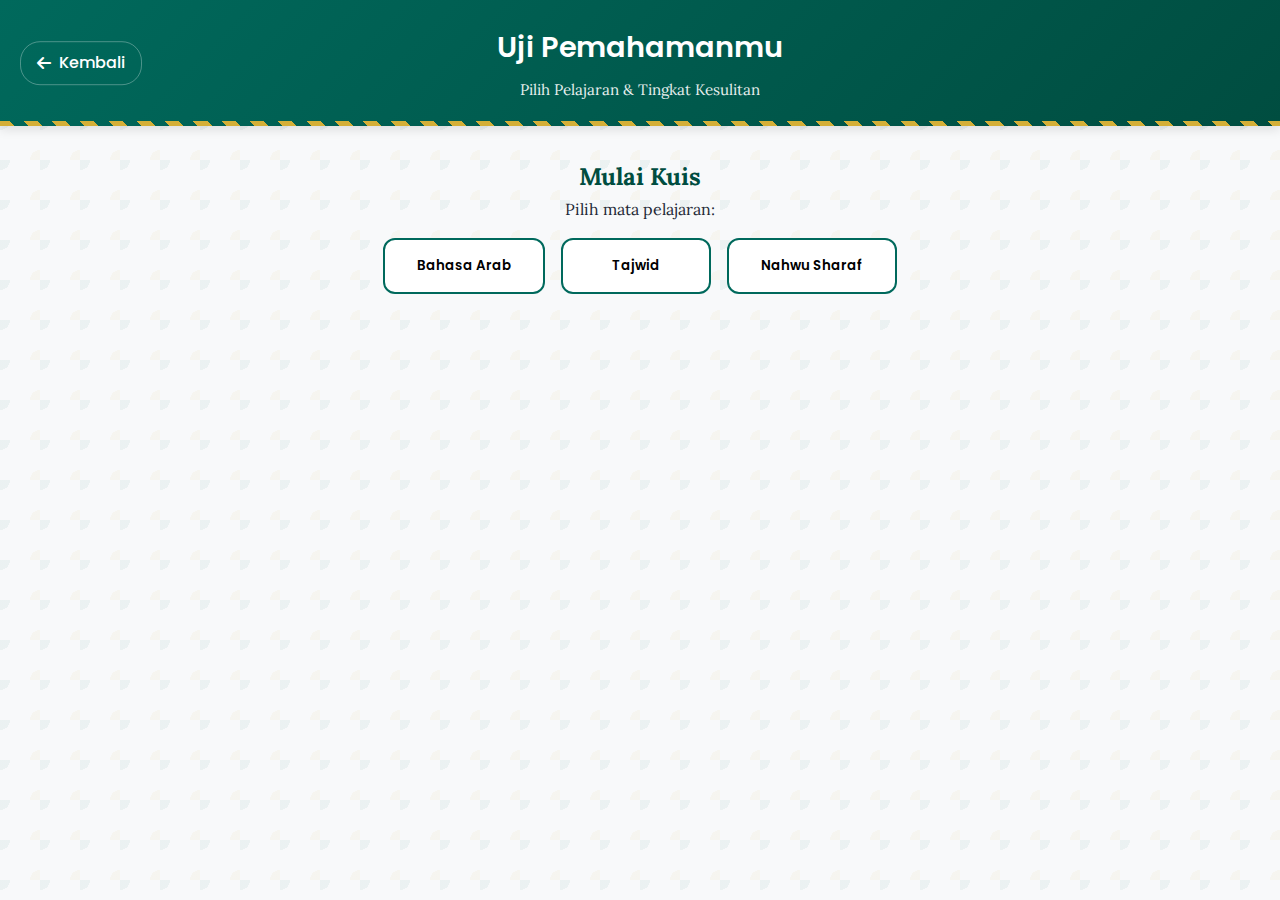
<file: quiz.html>
<!DOCTYPE html>
<html lang="id">

<head>
    <meta charset="UTF-8">
    <meta name="viewport" content="width=device-width, initial-scale=1.0">
    <title>Kuis Madrasah Online</title>
    <link rel="stylesheet" href="css/style.css">
    <link rel="stylesheet" href="https://cdnjs.cloudflare.com/ajax/libs/font-awesome/6.4.0/css/all.min.css">
    <style>
        .quiz-container {
            max-width: 800px;
            margin: 0 auto;
            padding: 2rem;
        }

        .setup-screen,
        .quiz-screen,
        .result-screen {
            display: none;
            text-align: center;
        }

        .active-screen {
            display: block;
            animation: fadeIn 0.5s;
        }

        .level-btn-group {
            display: flex;
            gap: 1rem;
            justify-content: center;
            margin-top: 1rem;
            flex-wrap: wrap;
        }

        .btn-select {
            padding: 1rem 2rem;
            border: 2px solid var(--primary);
            background: white;
            border-radius: 12px;
            cursor: pointer;
            font-family: var(--font-latin-heading);
            font-weight: 600;
            transition: all 0.3s;
            min-width: 150px;
        }

        .btn-select:hover {
            background: var(--primary);
            color: white;
        }

        .btn-select.selected {
            background: var(--primary);
            color: white;
            border-color: var(--primary-dark);
        }

        .question-card {
            background: white;
            padding: 2rem;
            border-radius: 16px;
            box-shadow: var(--shadow-soft);
            margin-top: 2rem;
            text-align: left;
        }

        .q-number {
            color: var(--text-muted);
            font-size: 0.9rem;
            margin-bottom: 0.5rem;
            display: block;
        }

        .q-text {
            font-size: 1.25rem;
            font-weight: 600;
            margin-bottom: 1.5rem;
            color: var(--primary-dark);
        }

        .options-grid {
            display: grid;
            gap: 1rem;
        }

        .option-btn {
            padding: 1rem;
            border: 2px solid #eee;
            border-radius: 8px;
            background: white;
            text-align: left;
            cursor: pointer;
            transition: all 0.2s;
            font-size: 1rem;
        }

        .option-btn:hover {
            border-color: var(--primary-light);
            background: #f0fdf4;
        }

        .option-btn.correct {
            background: #dcfce7;
            border-color: #22c55e;
            color: #166534;
        }

        .option-btn.wrong {
            background: #fee2e2;
            border-color: #ef4444;
            color: #991b1b;
        }

        .score-display {
            font-size: 4rem;
            font-weight: 700;
            color: var(--primary);
            margin: 2rem 0;
        }

        .score-msg {
            font-size: 1.2rem;
            color: var(--text-muted);
        }

        @keyframes fadeIn {
            from {
                opacity: 0;
                transform: translateY(10px);
            }

            to {
                opacity: 1;
                transform: translateY(0);
            }
        }
    </style>
</head>

<body>

    <header>
        <a href="index.html" class="back-nav"><i class="fa-solid fa-arrow-left"></i> Kembali</a>
        <div class="brand">
            <h1>Uji Pemahamanmu</h1>
            <p>Pilih Pelajaran & Tingkat Kesulitan</p>
        </div>
    </header>

    <div class="quiz-container">

        <!-- Screen 1: Setup -->
        <div id="setup-screen" class="setup-screen active-screen">
            <h2 style="color: var(--primary-dark);">Mulai Kuis</h2>
            <p>Pilih mata pelajaran:</p>
            <div class="level-btn-group">
                <button class="btn-select subject-select" data-val="arab">Bahasa Arab</button>
                <button class="btn-select subject-select" data-val="tajwid">Tajwid</button>
                <button class="btn-select subject-select" data-val="nahwu">Nahwu Sharaf</button>
            </div>

            <div id="level-selection" style="display:none; margin-top: 2rem;">
                <p>Pilih Tingkat Kesulitan:</p>
                <div class="level-btn-group">
                    <button class="btn-select level-select" style="border-color: #22c55e; color: #166534;"
                        data-val="easy">Mudah</button>
                    <button class="btn-select level-select" style="border-color: #eab308; color: #854d0e;"
                        data-val="medium">Sedang</button>
                    <button class="btn-select level-select" style="border-color: #ef4444; color: #991b1b;"
                        data-val="hard">Sulit</button>
                </div>
            </div>

            <button id="btn-start" class="btn-select"
                style="margin-top: 3rem; background: var(--primary-dark); color: white; border: none; display:none;">Mulai
                Mengerjakan</button>
        </div>

        <!-- Screen 2: Quiz -->
        <div id="quiz-screen" class="quiz-screen">
            <div class="question-card">
                <span id="q-progress" class="q-number">Pertanyaan 1/7</span>
                <h3 id="q-text" class="q-text">Loading...</h3>
                <div id="options-container" class="options-grid">
                    <!-- Options injected here -->
                </div>
            </div>
        </div>

        <!-- Screen 3: Result -->
        <div id="result-screen" class="result-screen">
            <h2>Kuis Selesai! 🎉</h2>
            <div class="score-display"><span id="final-score">0</span>%</div>
            <p id="final-msg" class="score-msg">Luar biasa!</p>
            <div style="margin-top: 2rem;">
                <button onclick="location.reload()" class="btn-select"
                    style="background: var(--primary); color: white;">Coba Lagi</button>
                <a href="index.html" class="btn-select"
                    style="background: transparent; border-color: #ddd; color: #666; display:inline-block; text-decoration: none;">Ke
                    Beranda</a>
            </div>
        </div>

    </div>

    <!-- Scripts -->
    <script src="js/quiz-data.js"></script>
    <script src="js/quiz.js"></script>
</body>

</html>
</file>
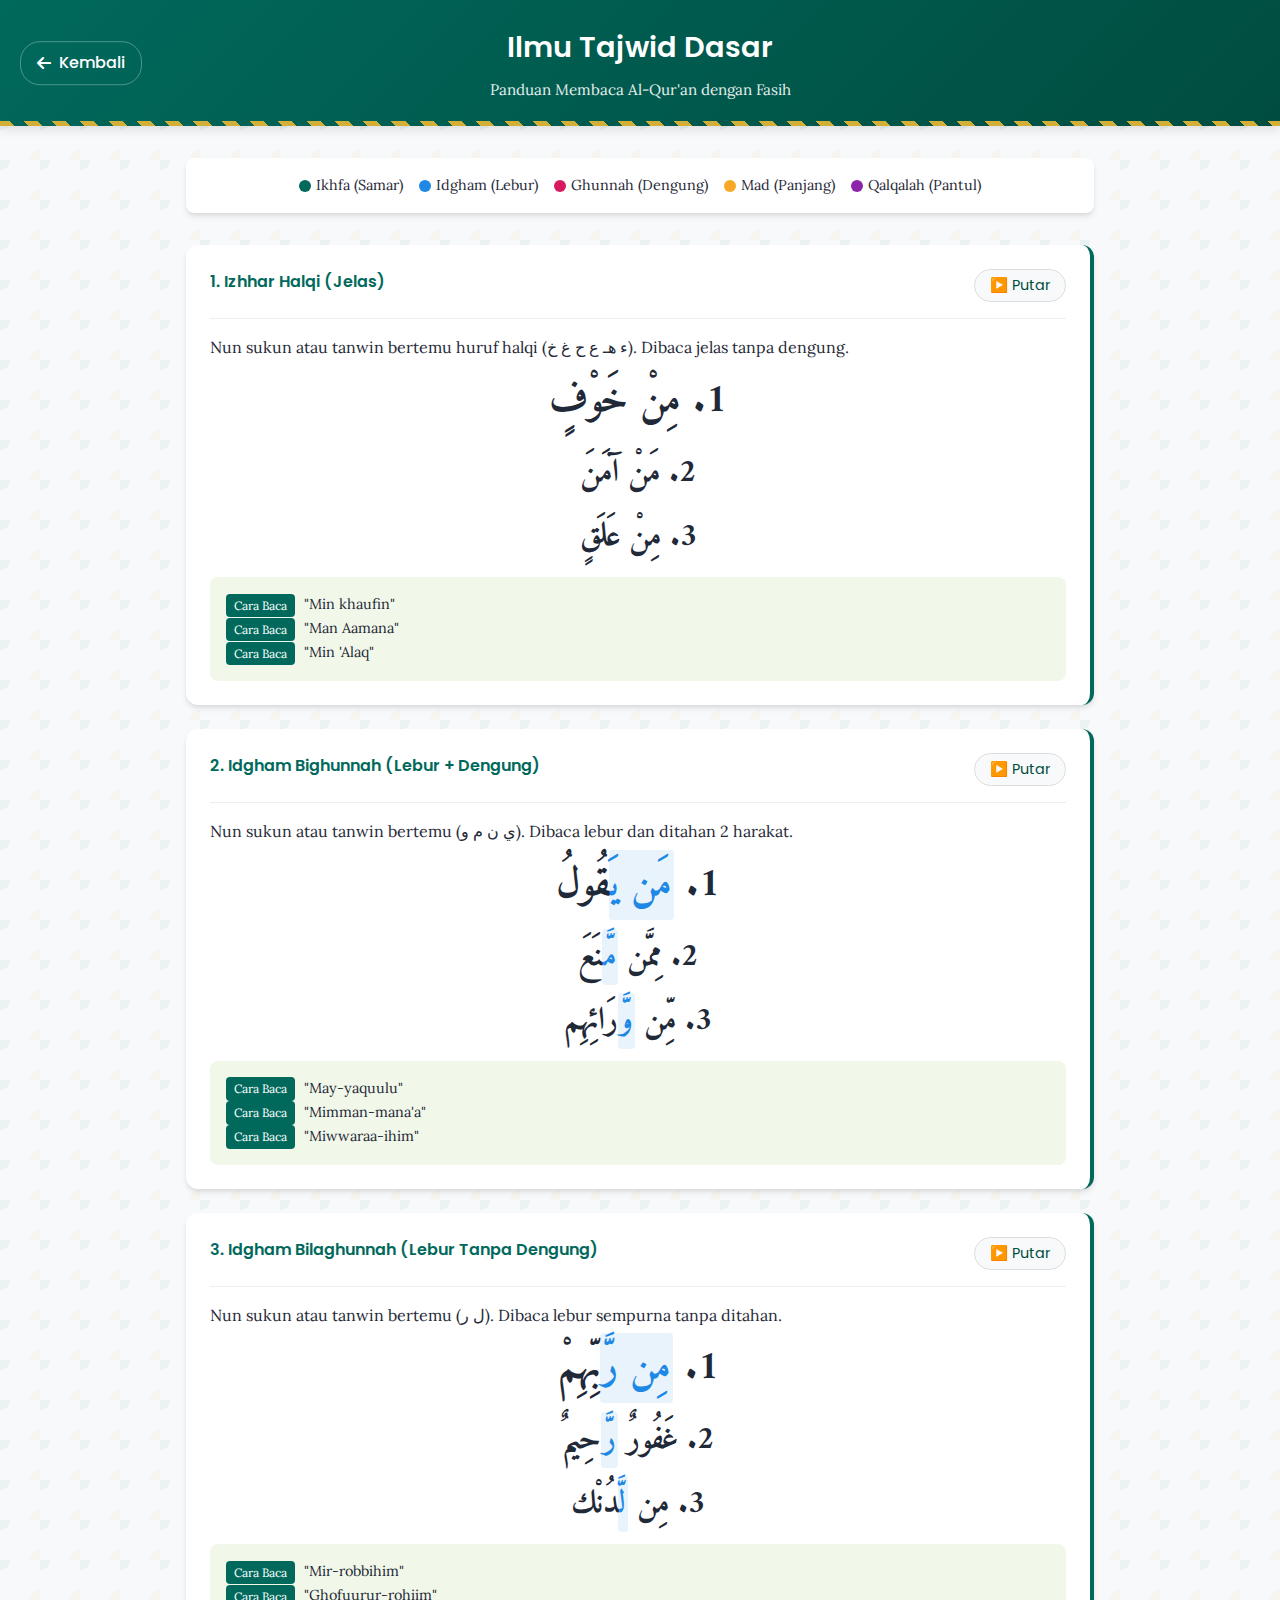
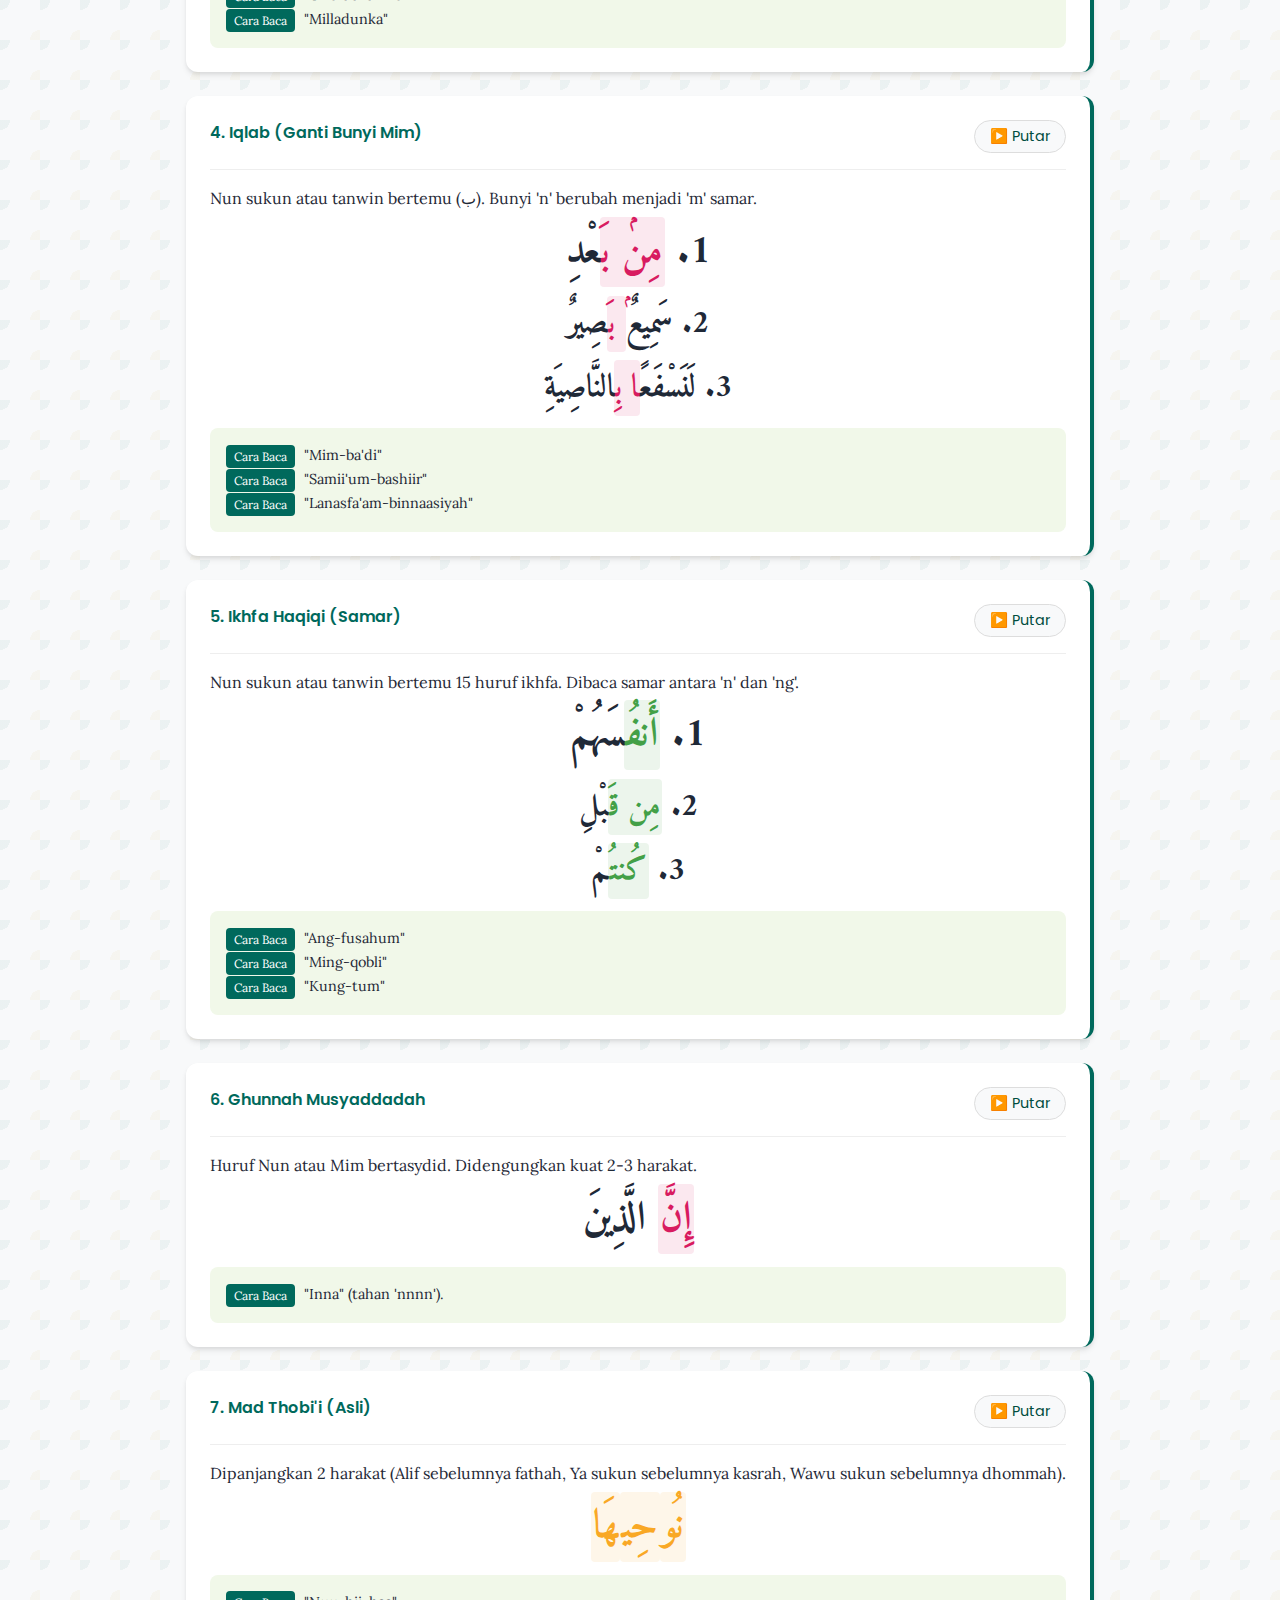
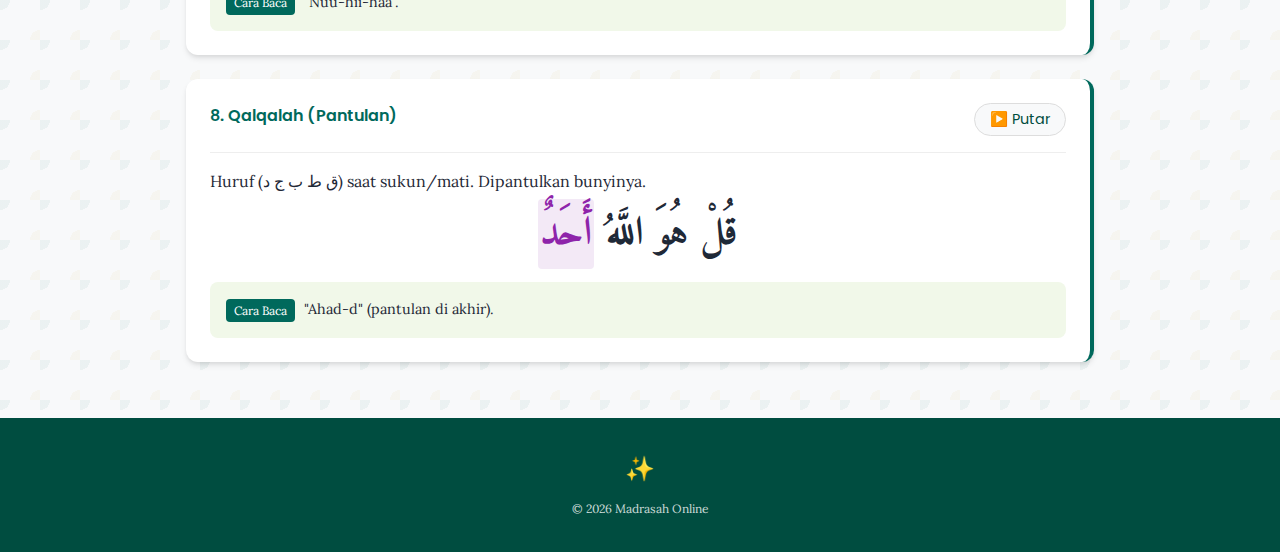
<file: tajwid.html>
<!DOCTYPE html>
<html lang="id">

<head>
    <meta charset="UTF-8">
    <meta name="viewport" content="width=device-width, initial-scale=1.0">
    <title>Ilmu Tajwid Dasar - Madrasah Online</title>
    <link rel="stylesheet" href="css/style.css">
    <link rel="stylesheet" href="https://cdnjs.cloudflare.com/ajax/libs/font-awesome/6.4.0/css/all.min.css">
    <style>
        .legend-box {
            background: #fff;
            padding: 1rem;
            border-radius: 8px;
            margin-bottom: 2rem;
            box-shadow: var(--shadow-soft);
            display: flex;
            flex-wrap: wrap;
            gap: 1rem;
            justify-content: center;
        }

        .legend-item {
            display: flex;
            align-items: center;
            gap: 5px;
            font-size: 0.9rem;
        }

        .dot {
            width: 12px;
            height: 12px;
            border-radius: 50%;
        }
    </style>
</head>

<body>

    <header>
        <a href="index.html" class="back-nav"><i class="fa-solid fa-arrow-left"></i> Kembali</a>
        <div class="brand">
            <h1>Ilmu Tajwid Dasar</h1>
            <p>Panduan Membaca Al-Qur'an dengan Fasih</p>
        </div>
    </header>

    <div class="container">

        <div class="legend-box">
            <div class="legend-item"><span class="dot" style="background:var(--primary)"></span> Ikhfa (Samar)</div>
            <div class="legend-item"><span class="dot" style="background:#1e88e5"></span> Idgham (Lebur)</div>
            <div class="legend-item"><span class="dot" style="background:#d81b60"></span> Ghunnah (Dengung)</div>
            <div class="legend-item"><span class="dot" style="background:#f9a825"></span> Mad (Panjang)</div>
            <div class="legend-item"><span class="dot" style="background:#8e24aa"></span> Qalqalah (Pantul)</div>
        </div>

        <!-- 1. Izhhar Halqi -->
        <div class="lesson-card">
            <div class="lesson-header">
                <span class="lesson-title">1. Izhhar Halqi (Jelas)</span>
                <button class="audio-control audio-btn" data-src="assets/audio/tajwid_izhhar.mp3">▶️ Putar</button>
            </div>
            <div class="lesson-content">
                <p>Nun sukun atau tanwin bertemu huruf halqi (ء هـ ع ح غ خ). Dibaca jelas tanpa dengung.</p>
                <h2 class="tajwid-text">
                    1. مِنْ خَوْفٍ
                </h2>
                <h2 class="tajwid-text" style="font-size: 2rem;">
                    2. مَنْ آمَنَ
                </h2>
                <h2 class="tajwid-text" style="font-size: 2rem;">
                    3. مِنْ عَلَقٍ
                </h2>
                <div class="analysis-box">
                    <p><span class="analysis-tag">Cara Baca</span> "Min khaufin"</p>
                    <p><span class="analysis-tag">Cara Baca</span> "Man Aamana"</p>
                    <p><span class="analysis-tag">Cara Baca</span> "Min 'Alaq"</p>
                </div>
            </div>
        </div>

        <!-- 2. Idgham Bighunnah -->
        <div class="lesson-card">
            <div class="lesson-header">
                <span class="lesson-title">2. Idgham Bighunnah (Lebur + Dengung)</span>
                <button class="audio-control audio-btn" data-src="assets/audio/tajwid_idghambig.mp3">▶️ Putar</button>
            </div>
            <div class="lesson-content">
                <p>Nun sukun atau tanwin bertemu (ي ن م و). Dibaca lebur dan ditahan 2 harakat.</p>
                <h2 class="tajwid-text">
                    1. <span class="tajwid-rule rule-idgham">مَن يَ</span>قُولُ
                </h2>
                <h2 class="tajwid-text" style="font-size: 2rem;">
                    2. مِمَّن <span class="tajwid-rule rule-idgham">مَّ</span>نَعَ
                </h2>
                <h2 class="tajwid-text" style="font-size: 2rem;">
                    3. مِّن <span class="tajwid-rule rule-idgham">وَّ</span>رَائِهِم
                </h2>
                <div class="analysis-box">
                    <p><span class="analysis-tag">Cara Baca</span> "May-yaquulu"</p>
                    <p><span class="analysis-tag">Cara Baca</span> "Mimman-mana'a"</p>
                    <p><span class="analysis-tag">Cara Baca</span> "Miwwaraa-ihim"</p>
                </div>
            </div>
        </div>

        <!-- 3. Idgham Bilaghunnah -->
        <div class="lesson-card">
            <div class="lesson-header">
                <span class="lesson-title">3. Idgham Bilaghunnah (Lebur Tanpa Dengung)</span>
                <button class="audio-control audio-btn" data-src="assets/audio/tajwid_idghambil.mp3">▶️ Putar</button>
            </div>
            <div class="lesson-content">
                <p>Nun sukun atau tanwin bertemu (ل ر). Dibaca lebur sempurna tanpa ditahan.</p>
                <h2 class="tajwid-text">
                    1. <span class="tajwid-rule rule-idgham">مِن رَّ</span>بِّهِمْ
                </h2>
                <h2 class="tajwid-text" style="font-size: 2rem;">
                    2. غَفُورٌ <span class="tajwid-rule rule-idgham">رَّ</span>حِيمٌ
                </h2>
                <h2 class="tajwid-text" style="font-size: 2rem;">
                    3. مِن <span class="tajwid-rule rule-idgham">لَّ</span>دُنْك
                </h2>
                <div class="analysis-box">
                    <p><span class="analysis-tag">Cara Baca</span> "Mir-robbihim"</p>
                    <p><span class="analysis-tag">Cara Baca</span> "Ghofuurur-rohiim"</p>
                    <p><span class="analysis-tag">Cara Baca</span> "Milladunka"</p>
                </div>
            </div>
        </div>

        <!-- 4. Iqlab -->
        <div class="lesson-card">
            <div class="lesson-header">
                <span class="lesson-title">4. Iqlab (Ganti Bunyi Mim)</span>
                <button class="audio-control audio-btn" data-src="assets/audio/tajwid_iqlab.mp3">▶️ Putar</button>
            </div>
            <div class="lesson-content">
                <p>Nun sukun atau tanwin bertemu (ب). Bunyi 'n' berubah menjadi 'm' samar.</p>
                <h2 class="tajwid-text">
                    1. <span class="tajwid-rule rule-ghunnah">مِنۢ بَ</span>عْدِ
                </h2>
                <h2 class="tajwid-text" style="font-size: 2rem;">
                    2. سَمِيعٌ<span class="tajwid-rule rule-ghunnah">ۢ بَ</span>صِيرٌ
                </h2>
                <h2 class="tajwid-text" style="font-size: 2rem;">
                    3. لَنَسْفَعً<span class="tajwid-rule rule-ghunnah">ا بِ</span>النَّاصِيَةِ
                </h2>
                <div class="analysis-box">
                    <p><span class="analysis-tag">Cara Baca</span> "Mim-ba'di"</p>
                    <p><span class="analysis-tag">Cara Baca</span> "Samii'um-bashiir"</p>
                    <p><span class="analysis-tag">Cara Baca</span> "Lanasfa'am-binnaasiyah"</p>
                </div>
            </div>
        </div>

        <!-- 5. Ikhfa Haqiqi -->
        <div class="lesson-card">
            <div class="lesson-header">
                <span class="lesson-title">5. Ikhfa Haqiqi (Samar)</span>
                <button class="audio-control audio-btn" data-src="assets/audio/tajwid_ikhfa.mp3">▶️ Putar</button>
            </div>
            <div class="lesson-content">
                <p>Nun sukun atau tanwin bertemu 15 huruf ikhfa. Dibaca samar antara 'n' dan 'ng'.</p>
                <h2 class="tajwid-text">
                    1. <span class="tajwid-rule rule-ikhfa">أَنفُ</span>سَهُمْ
                </h2>
                <h2 class="tajwid-text" style="font-size: 2rem;">
                    2. <span class="tajwid-rule rule-ikhfa">مِن قَ</span>بْلِ
                </h2>
                <h2 class="tajwid-text" style="font-size: 2rem;">
                    3. <span class="tajwid-rule rule-ikhfa">كُنتُ</span>مْ
                </h2>
                <div class="analysis-box">
                    <p><span class="analysis-tag">Cara Baca</span> "Ang-fusahum"</p>
                    <p><span class="analysis-tag">Cara Baca</span> "Ming-qobli"</p>
                    <p><span class="analysis-tag">Cara Baca</span> "Kung-tum"</p>
                </div>
            </div>
        </div>

        <!-- 6. Ghunnah -->
        <div class="lesson-card">
            <div class="lesson-header">
                <span class="lesson-title">6. Ghunnah Musyaddadah</span>
                <button class="audio-control audio-btn" data-src="assets/audio/tajwid_ghunnah.mp3">▶️ Putar</button>
            </div>
            <div class="lesson-content">
                <p>Huruf Nun atau Mim bertasydid. Didengungkan kuat 2-3 harakat.</p>
                <h2 class="tajwid-text">
                    <span class="tajwid-rule rule-ghunnah">إِنَّ</span> الَّذِينَ
                </h2>
                <div class="analysis-box">
                    <span class="analysis-tag">Cara Baca</span> "Inna" (tahan 'nnnn').
                </div>
            </div>
        </div>

        <!-- 7. Mad Thobi'i -->
        <div class="lesson-card">
            <div class="lesson-header">
                <span class="lesson-title">7. Mad Thobi'i (Asli)</span>
                <button class="audio-control audio-btn" data-src="assets/audio/tajwid_madt.mp3">▶️ Putar</button>
            </div>
            <div class="lesson-content">
                <p>Dipanjangkan 2 harakat (Alif sebelumnya fathah, Ya sukun sebelumnya kasrah, Wawu sukun sebelumnya
                    dhommah).</p>
                <h2 class="tajwid-text">
                    <span class="tajwid-rule rule-mad">نُو</span><span class="tajwid-rule rule-mad">حِي</span><span
                        class="tajwid-rule rule-mad">هَا</span>
                </h2>
                <div class="analysis-box">
                    <span class="analysis-tag">Cara Baca</span> "Nuu-hii-haa".
                </div>
            </div>
        </div>

        <!-- 8. Qalqalah -->
        <div class="lesson-card">
            <div class="lesson-header">
                <span class="lesson-title">8. Qalqalah (Pantulan)</span>
                <button class="audio-control audio-btn" data-src="assets/audio/tajwid_qalqalah.mp3">▶️ Putar</button>
            </div>
            <div class="lesson-content">
                <p>Huruf (ق ط ب ج د) saat sukun/mati. Dipantulkan bunyinya.</p>
                <h2 class="tajwid-text">
                    قُلْ هُوَ اللَّهُ <span class="tajwid-rule rule-qalqalah">أَحَدٌ</span>
                </h2>
                <div class="analysis-box">
                    <span class="analysis-tag">Cara Baca</span> "Ahad-d" (pantulan di akhir).
                </div>
            </div>
        </div>

    </div>

    <footer>
        <span class="ornament">✨</span>
        <p><small>&copy; 2026 Madrasah Online</small></p>
    </footer>

    <script src="js/script.js"></script>
</body>

</html>
</file>
<file: css/style.css>
/* 
 * Madrasah Online - Main Stylesheet 
 * Colors: Emerald (#00695c), Gold (#d4af37), White (#ffffff), Dark Blue (#0f172a)
 */

@import url('https://fonts.googleapis.com/css2?family=Amiri:ital,wght@0,400;0,700;1,400&family=Lora:ital,wght@0,400;0,600;1,400&family=Poppins:wght@300;400;500;600&display=swap');

:root {
    --primary: #00695c;
    --primary-dark: #004d40;
    --primary-light: #4db6ac;
    --accent-gold: #d4af37;
    --accent-blue: #1e293b;

    --bg-body: #f8f9fa;
    --bg-card: #ffffff;
    --text-main: #1f2937;
    --text-muted: #6b7280;

    --font-latin-heading: 'Poppins', sans-serif;
    --font-latin-body: 'Lora', serif;
    --font-arabic: 'Amiri', serif;

    --shadow-soft: 0 4px 6px -1px rgba(0, 0, 0, 0.1), 0 2px 4px -1px rgba(0, 0, 0, 0.06);
    --shadow-hover: 0 10px 15px -3px rgba(0, 0, 0, 0.1), 0 4px 6px -2px rgba(0, 0, 0, 0.05);
}

* {
    margin: 0;
    padding: 0;
    box-sizing: border-box;
}

body {
    font-family: var(--font-latin-body);
    background-color: var(--bg-body);
    color: var(--text-main);
    line-height: 1.6;
    background-image:
        radial-gradient(circle at 100% 100%, rgba(212, 175, 55, 0.05) 0, rgba(212, 175, 55, 0.05) 10px, transparent 10px),
        radial-gradient(circle at 0 0, rgba(0, 105, 92, 0.05) 0, rgba(0, 105, 92, 0.05) 10px, transparent 10px);
    background-size: 40px 40px;
    min-height: 100vh;
    display: flex;
    flex-direction: column;
}

/* Header */
header {
    background: linear-gradient(135deg, var(--primary), var(--primary-dark));
    color: white;
    padding: 1.5rem 0;
    text-align: center;
    position: relative;
    box-shadow: 0 4px 10px rgba(0, 0, 0, 0.1);
}

header::after {
    content: '';
    position: absolute;
    bottom: 0;
    left: 0;
    right: 0;
    height: 5px;
    background: repeating-linear-gradient(45deg,
            var(--accent-gold),
            var(--accent-gold) 10px,
            transparent 10px,
            transparent 20px);
}

.brand {
    display: flex;
    flex-direction: column;
    align-items: center;
    gap: 0.5rem;
}

.logo-icon {
    font-size: 2.5rem;
    color: var(--accent-gold);
}

header h1 {
    font-family: var(--font-latin-heading);
    font-size: 1.8rem;
    font-weight: 600;
}

header p {
    font-size: 0.95rem;
    opacity: 0.9;
}

/* Nav */
.back-nav {
    position: absolute;
    top: 50%;
    left: 20px;
    transform: translateY(-50%);
    color: white;
    text-decoration: none;
    font-family: var(--font-latin-heading);
    font-weight: 500;
    display: flex;
    align-items: center;
    gap: 8px;
    padding: 8px 16px;
    border: 1px solid rgba(255, 255, 255, 0.3);
    border-radius: 20px;
    transition: all 0.3s ease;
}

.back-nav:hover {
    background: rgba(255, 255, 255, 0.1);
    border-color: white;
}

@media (max-width: 600px) {
    .back-nav {
        position: relative;
        top: 0;
        left: 0;
        transform: none;
        display: inline-flex;
        margin-top: 1rem;
    }
}

/* Container */
.container {
    max-width: 1000px;
    margin: 0 auto;
    padding: 2rem 1.5rem;
    flex: 1;
}

/* Cards (Home) */
.card-grid {
    display: grid;
    grid-template-columns: repeat(auto-fit, minmax(280px, 1fr));
    gap: 2rem;
    margin-top: 1rem;
}

.card {
    background: var(--bg-card);
    border-radius: 16px;
    overflow: hidden;
    box-shadow: var(--shadow-soft);
    transition: all 0.3s ease;
    border: 1px solid rgba(0, 0, 0, 0.05);
    text-decoration: none;
    color: inherit;
    display: flex;
    flex-direction: column;
    position: relative;
}

.card:hover {
    transform: translateY(-5px);
    box-shadow: var(--shadow-hover);
    border-color: var(--accent-gold);
}

.card-header {
    height: 120px;
    background: var(--bg-body);
    display: flex;
    align-items: center;
    justify-content: center;
    position: relative;
    overflow: hidden;
}

.card-icon {
    font-size: 3rem;
    color: var(--primary);
    z-index: 1;
}

.card-pattern {
    position: absolute;
    top: 0;
    left: 0;
    width: 100%;
    height: 100%;
    opacity: 0.1;
    background: radial-gradient(circle, var(--primary) 2px, transparent 2.5px);
    background-size: 20px 20px;
}

.card-body {
    padding: 1.5rem;
    text-align: center;
}

.card h3 {
    font-family: var(--font-latin-heading);
    font-size: 1.25rem;
    color: var(--primary-dark);
    margin-bottom: 0.5rem;
}

.card p {
    color: var(--text-muted);
    font-size: 0.9rem;
}

/* Lesson Content */
.lesson-card {
    background: var(--bg-card);
    border-radius: 12px;
    padding: 1.5rem;
    margin-bottom: 1.5rem;
    box-shadow: var(--shadow-soft);
    border-right: 4px solid var(--primary);
    display: flex;
    flex-direction: column;
    gap: 1rem;
}

.lesson-header {
    display: flex;
    justify-content: space-between;
    align-items: flex-start;
    border-bottom: 1px solid #eee;
    padding-bottom: 1rem;
}

.lesson-title {
    font-family: var(--font-latin-heading);
    font-weight: 600;
    color: var(--primary);
}

.arabic-text {
    font-family: var(--font-arabic);
    font-size: 2.2rem;
    color: var(--primary-dark);
    text-align: right;
    direction: rtl;
    line-height: 1.8;
    margin: 0.5rem 0;
}

.transliteration {
    font-style: italic;
    color: var(--accent-blue);
    font-weight: 600;
}

.translation {
    color: var(--text-muted);
}

.analysis-box {
    background: #f1f8e9;
    padding: 1rem;
    border-radius: 8px;
    font-size: 0.9rem;
    margin-top: 0.5rem;
}

.analysis-tag {
    display: inline-block;
    padding: 2px 8px;
    background: var(--primary);
    color: white;
    border-radius: 4px;
    font-size: 0.75rem;
    margin-right: 5px;
    vertical-align: middle;
}

/* Vocabulary List Styling */
.vocab-list {
    display: flex;
    flex-direction: column;
    gap: 0.8rem;
}

.vocab-row {
    display: flex;
    justify-content: space-between;
    align-items: center;
    background: #f9f9f9;
    padding: 0.8rem 1rem;
    border-radius: 8px;
    border: 1px solid #eee;
    transition: background 0.2s;
}

.vocab-row:hover {
    background: #f0fdf4;
    border-color: var(--primary-light);
}

.vocab-content {
    display: flex;
    flex-direction: column;
    gap: 4px;
    flex: 1;
}

.vocab-arabic {
    font-family: var(--font-arabic);
    font-size: 1.6rem;
    color: var(--primary-dark);
    line-height: 1.2;
    text-align: right;
    direction: rtl;
}

.vocab-mean {
    font-size: 0.95rem;
    color: var(--text-muted);
    font-weight: 500;
    text-align: right;
}

.btn-play-small {
    background: white;
    border: 1px solid #ddd;
    width: 36px;
    height: 36px;
    border-radius: 50%;
    display: flex;
    align-items: center;
    justify-content: center;
    cursor: pointer;
    color: var(--primary);
    margin-right: 12px;
    flex-shrink: 0;
    transition: all 0.2s;
    outline: none;
}

.btn-play-small:hover {
    background: var(--primary);
    color: white;
    border-color: var(--primary);
}

.btn-play-small.playing {
    background: var(--accent-gold);
    color: white;
    border-color: var(--accent-gold);
    animation: pulse 1s infinite;
}

@keyframes pulse {
    0% {
        box-shadow: 0 0 0 0 rgba(212, 175, 55, 0.4);
    }

    70% {
        box-shadow: 0 0 0 6px rgba(212, 175, 55, 0);
    }

    100% {
        box-shadow: 0 0 0 0 rgba(212, 175, 55, 0);
    }
}

/* Tajwid Coloring */
.tajwid-text {
    font-family: var(--font-arabic);
    font-size: 2.5rem;
    text-align: center;
    direction: rtl;
    line-height: 2;
}

.tajwid-rule {
    position: relative;
    cursor: help;
    padding: 0 2px;
    border-radius: 4px;
}

.rule-ghunnah {
    color: #d81b60;
    background: rgba(216, 27, 96, 0.1);
}

.rule-idgham {
    color: #1e88e5;
    background: rgba(30, 136, 229, 0.1);
}

.rule-ikhfa {
    color: #43a047;
    background: rgba(67, 160, 71, 0.1);
}

.rule-mad {
    color: #f9a825;
    background: rgba(249, 168, 37, 0.1);
}

.rule-qalqalah {
    color: #8e24aa;
    background: rgba(142, 36, 170, 0.1);
}

/* Audio Player */
.audio-control {
    background: var(--bg-body);
    border: 1px solid #ddd;
    border-radius: 50px;
    padding: 5px 15px;
    display: inline-flex;
    align-items: center;
    gap: 8px;
    cursor: pointer;
    transition: all 0.2s;
    font-size: 0.9rem;
    color: var(--primary-dark);
    font-family: var(--font-latin-heading);
    outline: none;
}

.audio-control:hover {
    background: var(--primary);
    color: white;
    border-color: var(--primary);
}

.audio-control i {
    font-size: 1rem;
}

/* Footer */
footer {
    background: var(--primary-dark);
    color: rgba(255, 255, 255, 0.8);
    text-align: center;
    padding: 2rem 0;
    margin-top: auto;
    font-size: 0.9rem;
}

footer .ornament {
    color: var(--accent-gold);
    font-size: 1.5rem;
    margin-bottom: 0.5rem;
    display: block;
}

/* Responsive */
@media (max-width: 600px) {
    .arabic-text {
        font-size: 1.8rem;
    }

    .tajwid-text {
        font-size: 2rem;
    }
}
</file>
